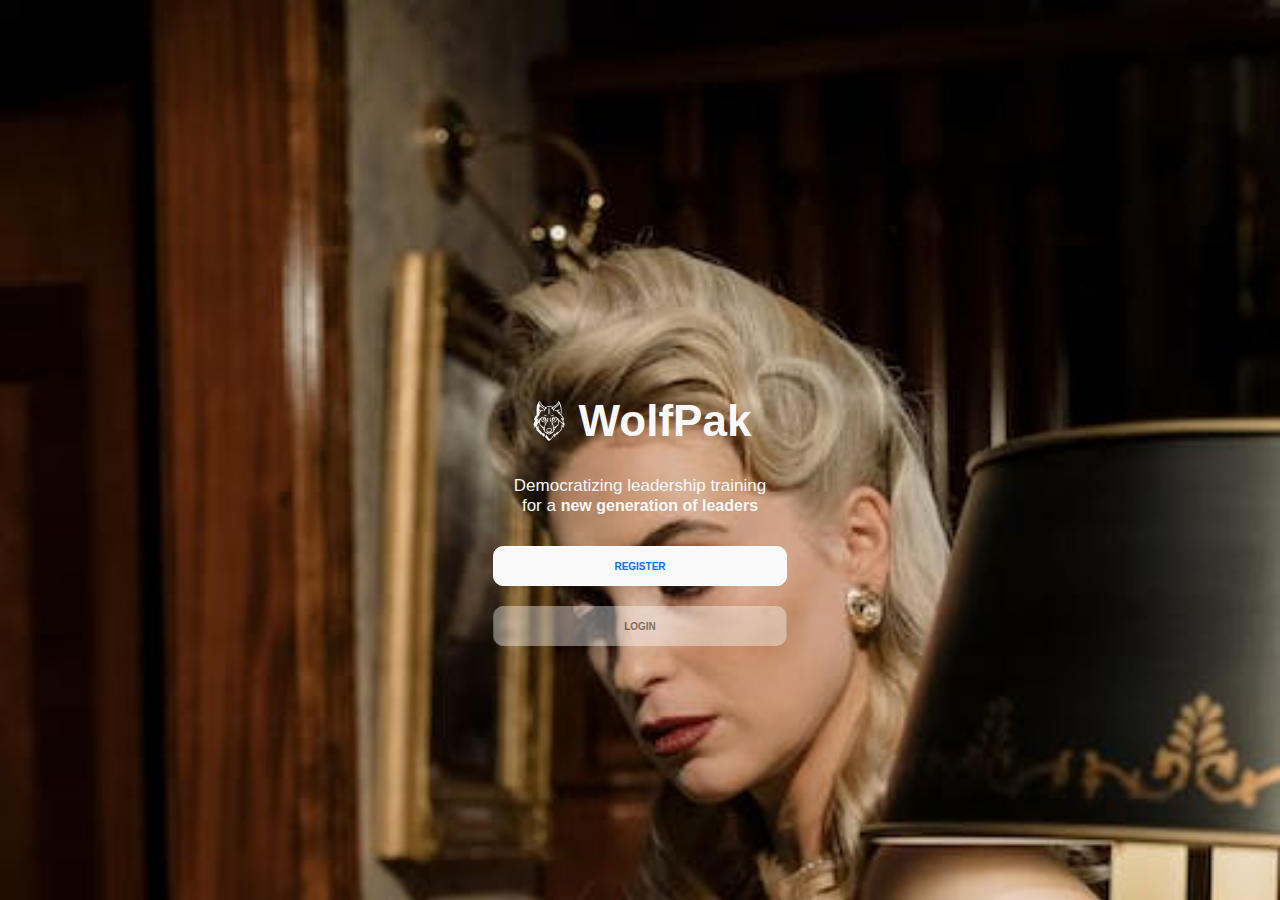
<file: hifi-app/index.html>
<!DOCTYPE html>
<html lang="en">
<head>
    <meta charset="UTF-8">
    <meta http-equiv="X-UA-Compatible" content="IE=edge">
    <meta name="viewport" content="width=device-width, initial-scale=1.0">
    <link rel="stylesheet" href="../css/hifi-app.css">
    <title>Hifi-app</title>
</head>
<body class="body">

    <div class="contenedor">
        <section id="seccion-uno">
            <img src="../imagenes/img-hifi-app/wolf2.png" alt="">
            <h1>WolfPak</h1>
        </section>

        <section id="seccion-dos">
            <p>Democratizing leadership training</p>
             <p>for a <b>new generation of leaders</b></p>
        </section>

        <section id="seccion-tres">
            <button id="boton-uno">
                <a href="../hifi-app/login.html" class="sub-uno"> <h1>REGISTER</h1> </a>
            </button>

            <button id="boton-dos">
                <a href="#" class="sub-dos"> <h1>LOGIN</h1> </a>
            </button>
        </section>
    </div>

</body>
</html>
</file>
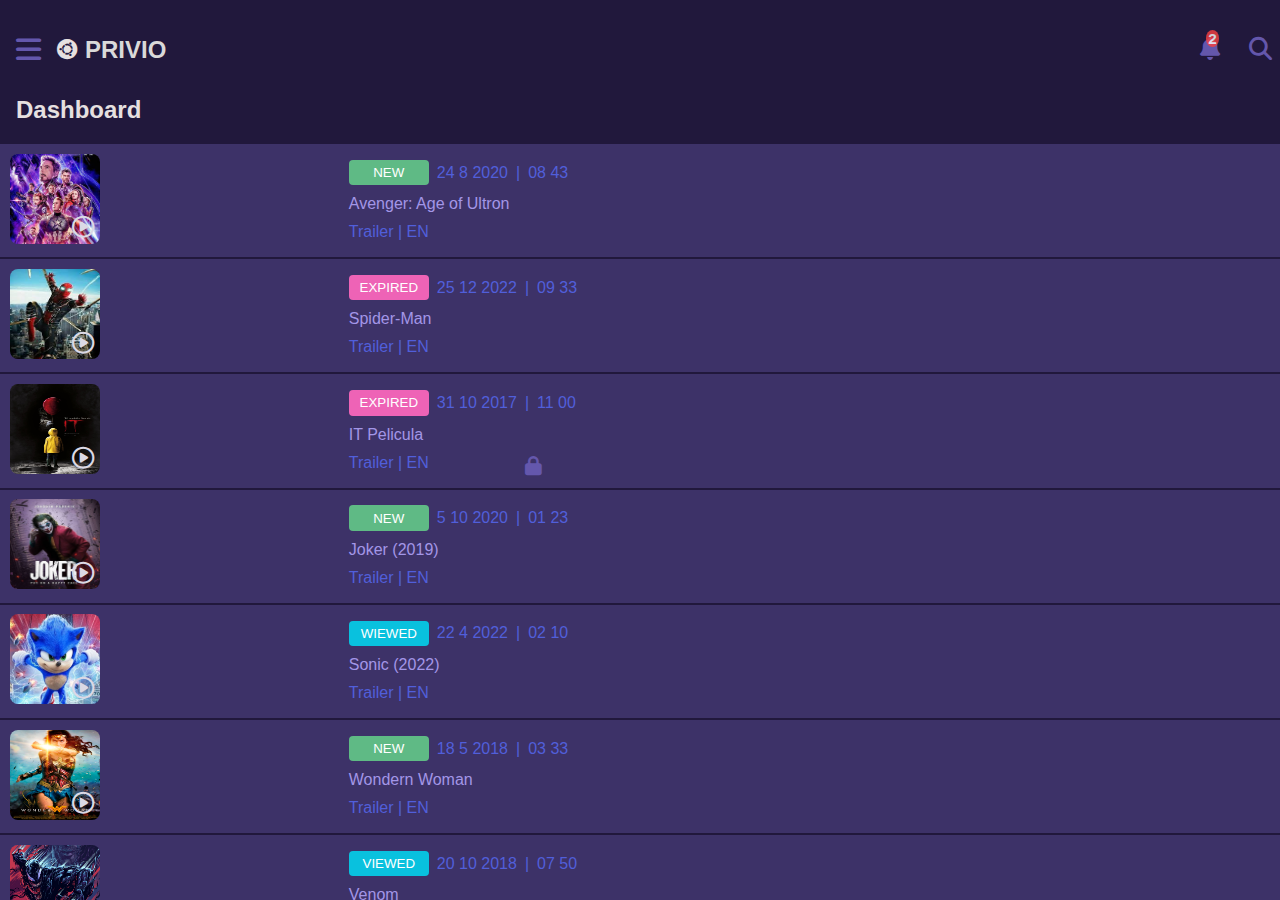
<file: privio/index.html>
<!DOCTYPE html>
<html lang="es">
<head>
    <meta charset="UTF-8">
    <meta http-equiv="X-UA-Compatible" content="IE=edge">
    <meta name="viewport" content="width=device-width, initial-scale=1.0">
    <link rel="stylesheet" href="../css/privio.css">
    <link rel="stylesheet" href="../iconos/icons/all.min.css">
    <title>Privio</title>
</head>
<body>

    <!-- cabecera -->
    <div id="body">
        <header  id="index">
            <div class="header">
                <div class="subheader-one">
                    <div class="icono"><i class="fa-solid fa-bars"></i></div>
                    <div class="logotipo"><i class="fa-brands fa-ubuntu"></i><h2>PRIVIO</h2></div>
                </div>
                <div class="subheader-two">
                    <i class="fa-solid fa-bell"></i>
                    <a href="../privio/search.html"><i class="fa-solid fa-magnifying-glass"></i></a>
                    <b class="feid">2</b>
                </div>
                </div>
            <div class="lotype"><h2>Dashboard</h2></div>
        </header>

        <!-- contendor de articulos main-->
           <main>

            <!-- articulos -->
               <article>
                   <div class="imagenPelicula"><img src="../imagenes/img-privio/OIP.jpg" alt=""><i class="fa-regular fa-circle-play"></i></div>
                   <div class="artR">
                       <div class="header-article"> 
                           <button class="new">NEW</button>
                           <p>24 8 2020</p>
                           <p>|</p>
                           <p>08 43</p>
                       </div>
                       <div class="namePelicula">Avenger: Age of Ultron</div>
                       <div class="footart">
                           <p>Trailer | EN</p>
                       </div>
                   </div>
               </article>
               <article>
                <div class="imagenPelicula"><img src="../imagenes/img-privio/spiderman.jpg" alt=""><i class="fa-regular fa-circle-play"></i></div>
                <div class="artR">
                    <div class="header-article"> 
                        <button class="neww">EXPIRED</button>
                        <p>25 12 2022</p>
                        <p>|</p>
                        <p>09 33</p>
                    </div>
                    <div class="namePelicula">Spider-Man</div>
                    <div class="footart">
                        <p>Trailer | EN</p>
                    </div>
                </div>
            </article>
            <article>
                <div class="imagenPelicula"><img src="../imagenes/img-privio/it.jpg" alt=""><i class="fa-regular fa-circle-play"></i></div>
                <div class="artR">
                    <div class="header-article"> 
                        <button class="neww">EXPIRED</button>
                        <p>31 10 2017</p>
                        <p>|</p>
                        <p>11 00</p>
                    </div>
                    <div class="namePelicula">IT Pelicula </div>
                    <div class="footart">
                        <p>Trailer | EN</p>
                        <div  class="em">
                            <i class="fa-solid fa-lock"></i>
                        </div>

                    </div>
                </div>
            </article>
            <article>
                <div class="imagenPelicula"><img src="../imagenes/img-privio/joker.jpg" alt=""><i class="fa-regular fa-circle-play"></i></div>
                <div class="artR">
                    <div class="header-article"> 
                        <button class="new">NEW</button>
                        <p>5 10 2020</p>
                        <p>|</p>
                        <p>01 23</p>
                    </div>
                    <div class="namePelicula">Joker (2019)</div>
                    <div class="footart">
                        <p>Trailer | EN</p>
                    </div>
                </div>
            </article>
            <article>
             <div class="imagenPelicula"><img src="../imagenes/img-privio/sonic.jpg" alt=""><i class="fa-regular fa-circle-play"></i></div>
             <div class="artR">
                 <div class="header-article"> 
                     <button class="newww">WIEWED</button>
                     <p>22 4 2022</p>
                     <p>|</p>
                     <p>02 10</p>
                 </div>
                 <div class="namePelicula">Sonic (2022)</div>
                 <div class="footart">
                     <p>Trailer | EN</p>
                 </div>
             </div>
         </article>
         <article>
             <div class="imagenPelicula"><img src="../imagenes/img-privio/wonder.jpg" alt=""><i class="fa-regular fa-circle-play"></i></div>
             <div class="artR">
                 <div class="header-article"> 
                     <button class="new">NEW</button>
                     <p>18 5 2018</p>
                     <p>|</p>
                     <p>03 33</p>
                 </div>
                 <div class="namePelicula">Wondern Woman</div>
                 <div class="footart">
                     <p>Trailer | EN</p>
                 </div>
             </div>
         </article>
         <article>
            <div class="imagenPelicula"><img src="../imagenes/img-privio/venom.jpg" alt=""><i class="fa-regular fa-circle-play"></i></div>
            <div class="artR">
                <div class="header-article"> 
                    <button class="newww">VIEWED</button>
                    <p>20 10 2018</p>
                    <p>|</p>
                    <p>07 50</p>
                </div>
                <div class="namePelicula">Venom</div>
                <div class="footart">
                    <p>Trailer | EN</p>
                </div>
            </div>
        </article>
        <article>
         <div class="imagenPelicula"><img src="../imagenes/img-privio/dragonball.jpg" alt=""><i class="fa-regular fa-circle-play"></i></div>
         <div class="artR">
             <div class="header-article"> 
                 <button class="neww">EXPIRED</button>
                 <p>20 8 2019</p>
                 <p>|</p>
                 <p>10 13</p>
             </div>
             <div class="namePelicula">Dragon Ball Súper</div>
             <div class="footart">
                 <p>Trailer | EN</p>
             </div>
         </div>
     </article>
     <article>
         <div class="imagenPelicula"><img src="../imagenes/img-privio/minions.jpg" alt=""><i class="fa-regular fa-circle-play"></i></div>
         <div class="artR">
             <div class="header-article"> 
                 <button class="new">NEW</button>
                 <p>20 7 2022</p>
                 <p>|</p>
                 <p>11 00</p>
             </div>
             <div class="namePelicula">Minions: EL inicio de Grut (2022)</div>
             <div class="footart">
                 <p>Trailer | EN</p>
             </div>
         </div>
     </article>
</body>
</html>
</file>
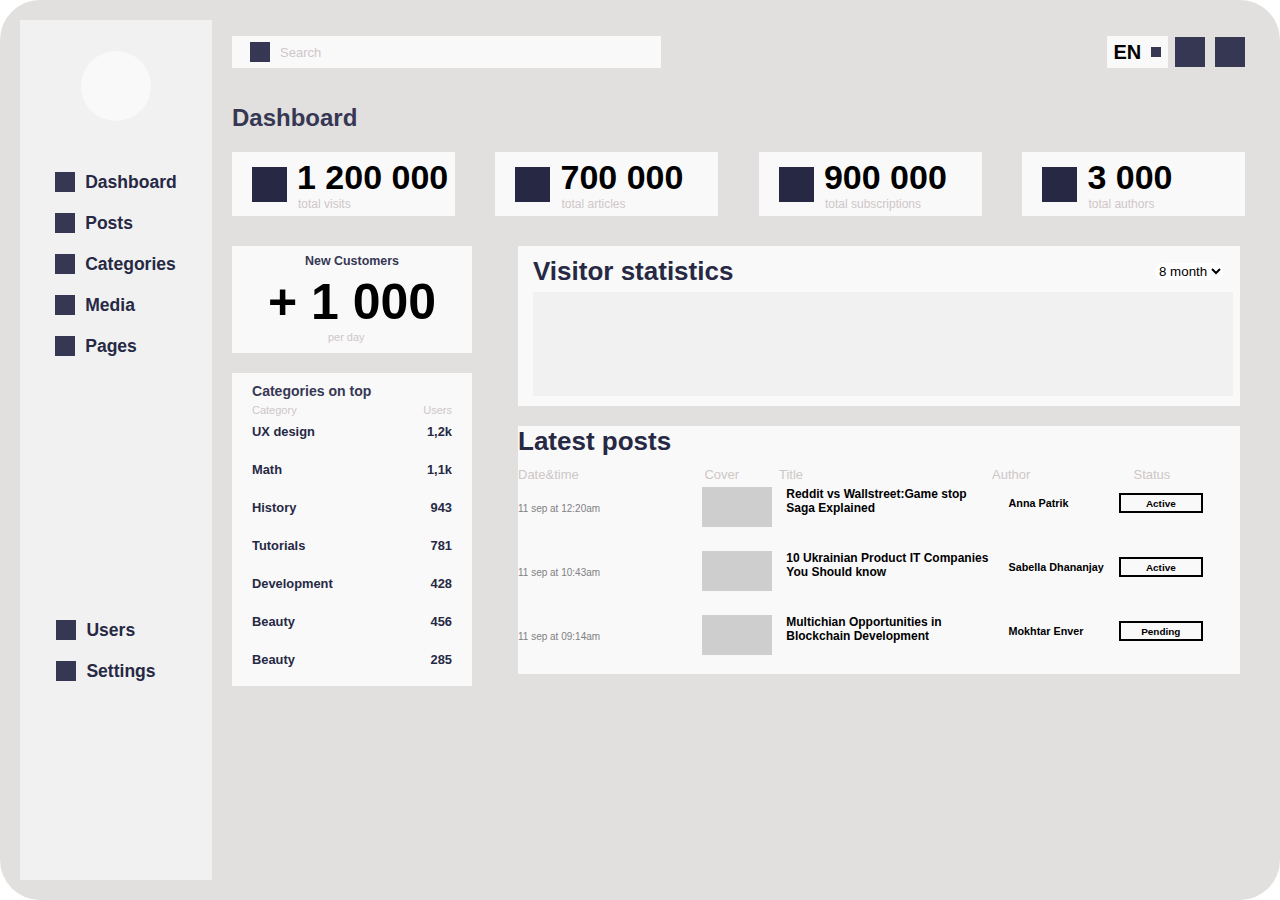
<file: dashboard.html>
<!DOCTYPE html>
<html lang="en">
<head>
    <meta charset="UTF-8">
    <meta http-equiv="X-UA-Compatible" content="IE=edge">
    <meta name="viewport" content="width=device-width, initial-scale=1.0">
    <link rel="stylesheet" href="css/dashboard.css">
    <title>Dashboard</title>
</head>
<body>
    <div class="body-border">

    <!--Contedor principal Aside-->
<aside class="principal">

    <article id="articulo1">
        <div class="circulo"></div>
    </article>

    <article id="articulo2">
        <section>
            <span class="cuadrado"></span>
            <h3>Dashboard</h3>
        </section>

        <section>
            <span class="cuadrado"></span>
            <h3>Posts</h3>
        </section>

        <section>
            <span class="cuadrado"></span>
            <h3>Categories</h3>
        </section>

        <section>
            <span class="cuadrado"></span>
            <h3>Media</h3>
        </section>

        <section>
            <span class="cuadrado"></span>
            <h3>Pages</h3>
        </section>
    </article>

    <article id="articulo3">
        <section>
            <span class="cuadrado"></span>
            <h3>Users</h3>
        </section>

        <section>
            <span class="cuadrado"></span>
            <h3>Settings</h3>
        </section>
    </article>

</aside>

<!-- Menu Contenedor (Contenedor secundario) -->
<main class="secundario">

    <!-- Buscador -->
    <nav id="buscador">
            <article id="numero1">
                <div class="cuadrado"></div>
                <p>Search</p>
            </article>

            <article id="none"></article>

            <article id="numero2">
                <h1>EN</h1>
                <div class="cuadrado"></div>
            </article>

            <article id="numero3">
                <div class="cuadrado"></div>
                <div class="cuadrado"></div>
            </article>
    </nav>

    <!-- seccion primaria -->
    <section id="primaria">
        <header>
            <h2>Dashboard</h2>
        </header>
         
        <!--contendor de artículos-->
        <div class="articulos">
            <article>
                <span></span>
                    <div class="contenedor">
                        <h1>1 200 000</h1>
                        <p>total visits</p>
                    </div>
            </article>

            <article>
                <span></span>
                    <div class="contenedor">
                        <h1>700 000</h1>
                        <p>total articles</p>
                    </div>
            </article>

            <article>
                <span></span>
                    <div class="contenedor">
                        <h1>900 000</h1>
                        <p>total subscriptions</p>
                    </div>
            </article>

            <article>
                <span></span>
                    <div class="contenedor">
                        <h1>3 000</h1>
                        <p>total authors</p>
                    </div>
            </article>
        </div>
    </section>

<section class="secundaria">

        <!-- Primer contenedor-->
    <div class="contenedor1">   
                <article id="articles1">
                    <header>
                        <h5>New Customers</h5>
                    </header>
                        <div class="cont">
                            <h1>+ 1 000</h1>
                            <p>per day</p>
                        </div>
                </article>


                <article id="article2">
                    <header>
                        <h3>Categories on top</h3>
                    </header>
                    <section id="sec1">
                        <p>Category</p>
                        <p>Users</p>
                    </section>

                    <section id="sec2">
                        <article id="ar1">
                        <h3>UX design</h3>
                        <h3>1,2k</h3>
                        </article>

                        <article id="ar2">
                            <h3>Math</h3>
                            <h3>1,1k</h3>
                        </article>

                        <article id="ar3">
                            <h3>History</h3>
                            <h3>943</h3>
                        </article>

                        <article id="ar4">
                            <h3>Tutorials</h3>
                            <h3>781</h3>
                        </article>

                        <article id="ar5">
                            <h3>Development</h3>
                            <h3>428</h3>
                        </article>

                        <article id="ar6">
                            <h3>Beauty</h3>
                            <h3>456</h3>
                        </article>

                        <article id="ar7">
                            <h3>Beauty</h3>
                            <h3>285</h3>
                        </article>
                    </section>
                </article>
    </div>  

            <!-- Segundo contenedor-->
    <div class="contenedor2">

                    <!-- primero-->
                    <section id="primero"> 
                        <article id="artic1">
                            <div class="texto">
                                <h1>Visitor statistics</h1>
                                <p> <select class="border" name="" id=""><option value="">8 month</option></select> </p>
                            </div>
                        </article>
                        <span id="hola"></span>
                    </section>
                        
                    <!-- segundo -->
                    <article id="segundo">
                        <header>
                            <h1>Latest posts</h1>
                        </header>

                        <!-- titulo de articulos -->
                            <section id="titulo-articulos">
                                <article id="uno">Date&time</article>
                                <article id="dos">Cover</article>
                                <article id="tres">Title</article>
                                <article id="cuatro">Author</article>
                                <article id="cinco">Status</article>
                            </section>

                            <div class="container-productos">
                            <!-- seccion de productos -->
                            <section id="productos">
                                <article id="primero1">
                                    <p>11 sep at 12:20am</p>
                                </article>

                                <article id="cuadro">
                                    <span id="pan"></span>
                                        <article id="segundo2">
                                            <h4>Reddit vs Wallstreet:Game stop</h4>
                                            <h4>Saga Explained</h4>
                                        </article>
                                            <article id="tercero">
                                                <h5>Anna Patrik</h5>
                                            </article>
                                                <article id="cuarto">
                                                    <span>
                                                    <h5>Active</h5>
                                                </span>
                                                </article>
                                </article>

                            </section>

                            <section id="productos">
                                <article id="primero1">
                                    <p>11 sep at 10:43am</p>
                                </article>

                                <article id="cuadro">
                                    <span id="pan"></span>
                                        <article id="segundo2">
                                            <h4>10 Ukrainian Product IT Companies</h4>
                                            <h4>You Should know</h4>
                                        </article>
                                            <article id="tercero">
                                                <h5>Sabella Dhananjay</h5>
                                            </article>
                                                <article id="cuarto">
                                                    <span>
                                                    <h5>Active</h5>
                                                </span>
                                                </article>
                                </article>
                            </section>

                            <section id="productos">
                                <article id="primero1">
                                    <p>11 sep at 09:14am</p>
                                </article>

                                <article id="cuadro">
                                    <span id="pan"></span>
                                        <article id="segundo2">
                                            <h4>Multichian Opportunities in</h4>
                                            <h4>Blockchain Development</h4>
                                        </article>
                                            <article id="tercero">
                                                <h5>Mokhtar Enver</h5>
                                            </article>
                                                <article id="cuarto">
                                                    <span>
                                                    <h5>Pending</h5>
                                                </span>
                                                </article>
                                </article>

                                
                            </section>
                            </div>
    </div>
</section>

</main>  
    </div>  
</body>
</html>
</file>
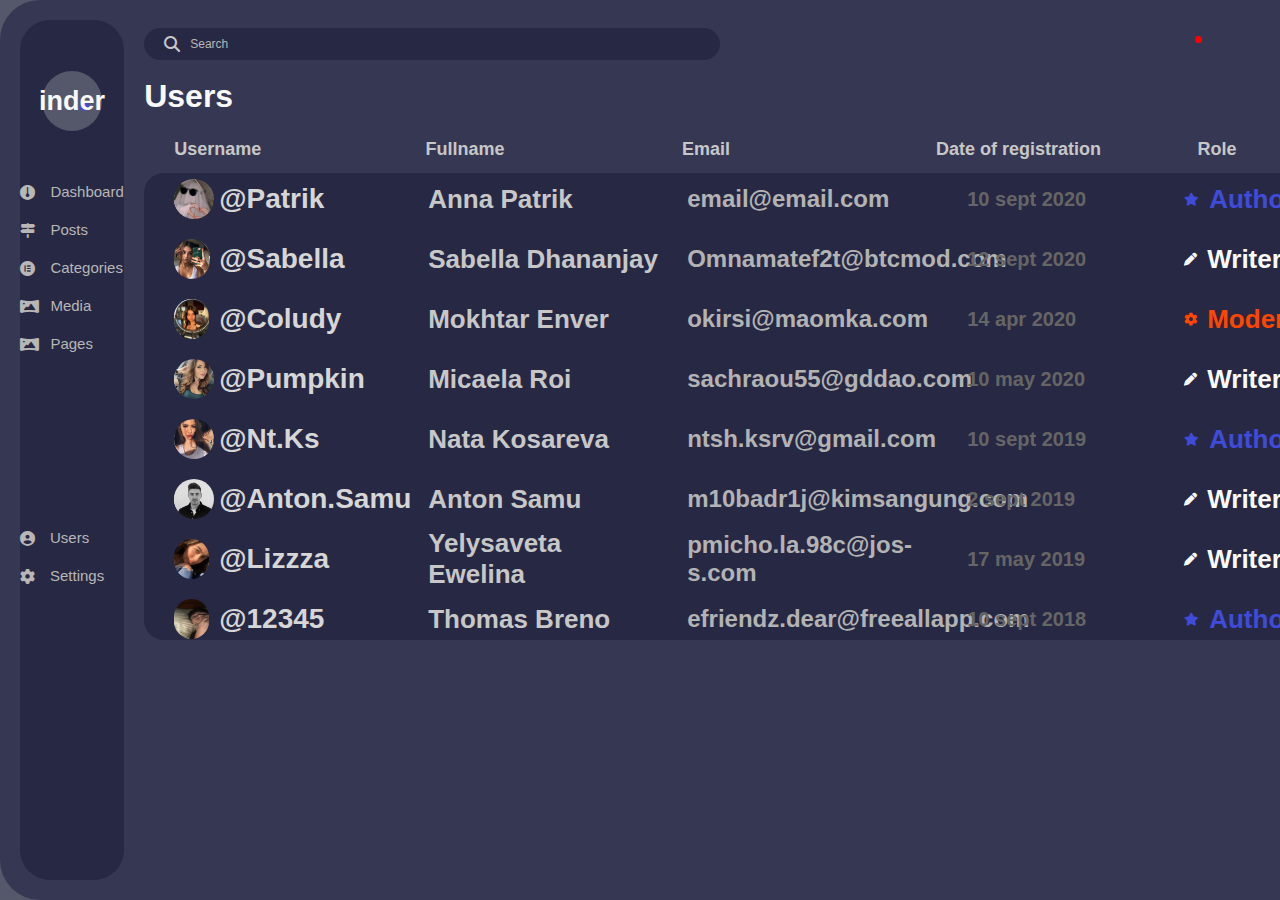
<file: users-full.html>
<!DOCTYPE html>
<html lang="en">
<head>
    <meta charset="UTF-8">
    <meta http-equiv="X-UA-Compatible" content="IE=edge">
    <meta name="viewport" content="width=device-width, initial-scale=1.0">
    <link rel="stylesheet" href="css/users-full.css">
    <link rel="stylesheet" href="iconos/icons/all.min.css">
    <title>Users-Full</title>
</head>
<body>
    <div class="body-border">
    <!--principal contenedor (aside)-->
    <aside class="Principal">

        <!-- (secion 1) Primer articulo-->
        <section class="circulo">
                <span>
                    <p></p>
                    <h1>inder</h1>
                </span>
        </section>

            <!-- (seccion 2) segundos articulos-->
        <section class="articulos-principal">
            <article id="articulos">
                <span class="cuadrado"> <i class="fa-solid fa-gauge-simple"></i> </span>
                <p>Dashboard</p>
            </article>

            <article id="articulos">
                <span class="cuadrado"> <i class="fa-solid fa-signs-post"></i> </span>
                <p>Posts</p>
            </article>

            <article id="articulos">
                <span class="cuadrado">  <i class="fa-brands fa-elementor"></i> </span>
                <p>Categories</p>
            </article>

            <article id="articulos">
                    <span class="cuadrado"> <i class="fa-solid fa-panorama"></i> </span>
                    <p>Media</p>
            </article>

            <article id="articulos">
                <span class="cuadrado"> <i class="fa-solid fa-panorama"></i> </span>
                <p>Pages</p>
            </article>
            </section>

            <!-- (seccion 3) Tercer articulo -->
        <section class="articulos-ajustes">
            <article id="articulos">
                <span class="cuadrado"> <i class="fa-solid fa-circle-user"></i> </span>
                <p>Users</p>
            </article>

            <article id="articulos">
                <span class="cuadrado"> <i class="fa-solid fa-gear"></i> </span>
                <p>Settings<p>
            </article>
        </section>

    </aside>

    <main class="secundario"> <!-- menu principal pero es el segundario (pirmero el aside)  (Contenedor)-->

        <!-- barra de navegacion -->
        <nav class="navegar">
            <!-- articulos-->
            <article id="uno">
                <span class="cuadrado"> <i class="fa-solid fa-magnifying-glass"></i> </span>
                <p>Search</p>
            </article>

            <article id="none"></article>

            <article id="tres">
                <h1>EN</h1>
                <i class="fa-solid fa-chevron-down"></i>
            </article>

            <article id="cuatro">
                <span class="cuadrado"> 
                <i id="icono" class="fa-solid fa-bell"></i>
                <p></p>
                </span>
                <span class="imagen"> <img src="imagenes/WhatsApp Image 2022-10-07 at 11.11.18 AM.jpeg" alt=""> </span>
            </article>
        </nav>

        <!-- seccion principapl -->
        <!-- cabecera de titulo (USERS-FULLS)-->
        <section class="seccion-principal">
            <!-- Cabecera -->
            <header>
                <h1>Users</h1>
                <span class="cabecera">
                    <h1>All types of files</h1>
                    <span class="cuadrado"> <i id="arrow" class="fa-solid fa-chevron-down"></i> </span>
                </span>
            </header>
        </section>

        <!--seccion de articulos-->
        <section class="seccion-secundaria">

                <!-- contenedor de titulos -->
                <div class="contenedor">
                    <article id="one"> <h1>Username</h1> </article>
                    <article id="two"> <h1>Fullname</h1> </article>
                    <article id="three"> <h1>Email</h1> </article>
                    <article id="four"> <h1>Date of registration</h1> </article>
                    <article id="five"> <h1>Role</h1> </article>
                    <article id="six"> <h1>Status</h1> </article>
                </div>

            <!-- contenedor de productos (nombres, etc) -->
                        <section class="scroll" id="container">

                                <!-- primer articulo-->
                                <div class="container-products">
                                    <article id="uno"> 
                                        <span id="circulo"> <img src="imagenes/foto1.jpg" alt=""> </span>
                                        <h1>@Patrik</h1> 
                                    </article>

                                    <article class="dos">
                                        <h1>Anna Patrik</h1>
                                    </article>

                                    <article class="tres">
                                        <h1>email@email.com</h1>
                                    </article>

                                    <article class="cuatro">
                                        <h1> 10 sept 2020 </h1>
                                    </article>

                                    <article class="cinco" id="icons">
                                        <i class="fa-solid fa-star"></i>
                                        <h1>Author</h1>
                                    </article>

                                    <article id="seis">
                                        <h1>Active</h1> 
                                    </article>
                                    <i id="lista" class="fa-solid fa-ellipsis-vertical"></i>
                                </div>

                                <!-- segndo articulo-->
                                <div class="container-products">
                                    <article id="uno"> 
                                        <span id="circulo"> <img src="imagenes/foto2.jpg" alt=""> </span>
                                        <h1>@Sabella</h1> 
                                    </article>

                                    <article class="dos">
                                        <h1>Sabella Dhananjay</h1>
                                        
                                    </article>

                                    <article class="tres">
                                        <h1>Omnamatef2t@btcmod.com</h1>
                                    </article>

                                    <article class="cuatro">
                                        <h1> 12 sept 2020 </h1>
                                    </article>

                                    <article class="cinco" id="writer">
                                        <i class="fa-solid fa-pen"></i> 
                                        <h1>Writer</h1>
                                    </article>

                                    <article id="seis">
                                        <h1>Active</h1>
                                    </article>
                                    <i  id="lista" class="fa-solid fa-ellipsis-vertical"></i>
                                </div>

                                <!-- tercer articulo -->
                                <div class="container-products">
                                    <article id="uno"> 
                                        <span id="circulo"> <img src="imagenes/foto4.jpg" alt="">
                                        </span>
                                        <h1>@Coludy</h1> 
                                    </article>

                                    <article class="dos">
                                        <h1>Mokhtar Enver</h1>
                                    </article>

                                    <article class="tres">
                                        <h1>okirsi@maomka.com</h1>
                                    </article>

                                    <article class="cuatro">
                                        <h1> 14 apr 2020 </h1>
                                    </article>

                                    <article class="cinco" id="moderador">
                                        <i class="fa-solid fa-gear"></i>
                                        <h1>Moderator</h1>
                                    </article>

                                    <article id="seis">
                                        <h1>Active</h1>
                                    </article>
                                    <i id="lista" class="fa-solid fa-ellipsis-vertical"></i>
                                </div>

                                <!-- cuarto articulo -->
                                <div class="container-products">
                                    <article id="uno"> 
                                        <span id="circulo"> <img src="imagenes/foto14.jpg" alt="">
                                        </span>
                                        <h1>@Pumpkin</h1> 
                                    </article>

                                    <article class="dos">
                                        <h1>Micaela Roi</h1>
                                    </article>

                                    <article class="tres">
                                        <h1>sachraou55@gddao.com</h1>
                                    </article>

                                    <article class="cuatro">
                                        <h1> 10 may 2020 </h1>
                                    </article>

                                    <article class="cinco" id="writer">
                                        <i class="fa-solid fa-pen"></i>
                                        <h1>Writer</h1>
                                    </article>

                                    <article id="seis">
                                        <h1>Active</h1>
                                    </article>
                                    <i id="lista" class="fa-solid fa-ellipsis-vertical"></i>
                                </div>

                                <!-- quinto rticulo-->
                                <div class="container-products">
                                    <article id="uno"> 
                                        <span id="circulo"> <img src="imagenes/foto8.jpg" alt="">
                                        </span>
                                        <h1>@Nt.Ks</h1> 
                                    </article>

                                    <article class="dos">
                                        <h1>Nata Kosareva</h1>
                                    </article>

                                    <article class="tres">
                                        <h1>ntsh.ksrv@gmail.com</h1>
                                    </article>

                                    <article class="cuatro">
                                        <h1> 10 sept 2019 </h1>
                                    </article>

                                    <article class="cinco" id="icons">
                                        <i class="fa-solid fa-star"></i>
                                        <h1>Author</h1>
                                    </article>

                                    <article id="seis">
                                        <h1>Active</h1>
                                    </article>
                                    <i id="lista" class="fa-solid fa-ellipsis-vertical"></i>
                                </div>

                                <!-- sexto articulo -->
                                <div class="container-products">
                                    <article id="uno"> 
                                        <span id="circulo"> <img src="imagenes/foto11.jpg" alt="">
                                        </span>
                                        <h1>@Anton.Samu</h1> 
                                    </article>

                                    <article class="dos">
                                        <h1>Anton Samu</h1>
                                    </article>

                                    <article class="tres">
                                        <h1>m10badr1j@kimsangung.com</h1>
                                    </article>

                                    <article class="cuatro">
                                        <h1> 2 sept 2019 </h1>
                                    </article>

                                    <article class="cinco" id="writer">
                                        <i class="fa-solid fa-pen"></i>
                                        <h1>Writer</h1>
                                    </article>

                                    <article id="seis">
                                        <h1>Active</h1>
                                    </article>
                                    <i id="lista" class="fa-solid fa-ellipsis-vertical"></i>
                                </div>

                                <!-- septimo articulo -->
                                <div class="container-products">
                                    <article id="uno"> 
                                        <span id="circulo"> <img src="imagenes/foto12.jpg" alt="">
                                        </span>
                                        <h1>@Lizzza</h1> 
                                    </article>

                                    <article class="dos">
                                        <h1>Yelysaveta Ewelina</h1>
                                    </article>

                                    <article class="tres">
                                        <h1>pmicho.la.98c@jos-s.com</h1>
                                    </article>

                                    <article class="cuatro">
                                        <h1> 17 may 2019 </h1>
                                    </article>

                                    <article class="cinco" id="writer">
                                        <i class="fa-solid fa-pen"></i>
                                        <h1>Writer</h1>
                                    </article>

                                    <article id="seis">
                                        <h1>Active</h1>
                                    </article>
                                    <i id="lista" class="fa-solid fa-ellipsis-vertical"></i>
                                </div>

                                <!-- octavo articulo-->
                                <div class="container-products">
                                    <article id="uno"> 
                                        <span id="circulo"> <img src="imagenes/foto13.jpg" alt="">
                                        </span>
                                        <h1>@12345</h1> 
                                    </article>

                                    <article class="dos">
                                        <h1>Thomas Breno</h1>
                                    </article>

                                    <article class="tres">
                                        <h1>efriendz.dear@freeallapp.com</h1>
                                    </article>

                                    <article class="cuatro">
                                        <h1> 10 sept 2018 </h1>
                                    </article>

                                    <article class="cinco" id="icons">
                                        <i class="fa-solid fa-star"></i>
                                        <h1>Author</h1>
                                    </article>

                                    <article id="seis">
                                        <h1>Active</h1>
                                    </article>
                                    <i  id="lista" class="fa-solid fa-ellipsis-vertical"></i>
                                </div>

                                <!-- noveno articulo -->
                                <div class="container-products">
                                    <article id="uno"> 
                                        <span id="circulo"> <img src="imagenes/foto5.jpg" alt="">
                                        </span>
                                        <h1>@lcha</h1> 
                                    </article>

                                    <article class="dos">
                                        <h1>Darek Wilda</h1>
                                    </article>

                                    <article class="tres">
                                        <h1>lcha@hoangtaote.com</h1>
                                    </article>

                                    <article class="cuatro">
                                        <h1> 6 jan 2018 </h1>
                                    </article>

                                    <article class="cinco" id="icons">
                                        <i class="fa-solid fa-star"></i>
                                        <h1> Author</h1>
                                    </article>

                                    <article id="seis">
                                        <h1>Active</h1>
                                    </article>
                                    <i id="lista" class="fa-solid fa-ellipsis-vertical"></i>
                                </div>

                                <!-- decimo articulo -->
                                <div class="container-products">
                                    <article id="uno"> 
                                        <span id="circulo"> <img src="imagenes/foto10.jpg" alt="">
                                        </span>
                                        <h1>@eliza</h1> 
                                    </article>

                                    <article class="dos">
                                        <h1>Yelysaveta Ewelina</h1>
                                    </article>

                                    <article class="tres">
                                        <h1>email@email.com</h1>
                                    </article>

                                    <article class="cuatro">
                                        <h1> 10 sept 2020 </h1>
                                    </article>

                                    <article class="cinco" id="moderador">
                                        <i class="fa-solid fa-gear"></i>
                                        <h1>Moderator</h1>
                                    </article>

                                    <article id="seis">
                                        <h1>Active</h1>
                                    </article>
                                    <i  id="lista" class="fa-solid fa-ellipsis-vertical"></i>
                                </div>

                                <!-- articulo once -->
                                <div class="container-products">
                                    <article id="uno"> 
                                        <span id="circulo"> <img src="imagenes/foto8.jpg" alt="">
                                        </span>
                                        <h1>@user-full</h1> 
                                    </article>

                                    <article class="dos">
                                        <h1>Usuario</h1>
                                    </article>

                                    <article class="tres">
                                        <h1>email@email.com</h1>
                                    </article>

                                    <article class="cuatro">
                                        <h1> 10 sept 2020 </h1>
                                    </article>

                                    <article class="cinco" id="icons">
                                        <i class="fa-solid fa-star"></i>
                                        <h1> Author</h1>
                                    </article>

                                    <article id="seis">
                                        <h1>Active</h1>
                                    </article>
                                    <i  id="lista" class="fa-solid fa-ellipsis-vertical"></i>
                                </div>

                                <!-- articulo doce -->
                                <div class="container-products">
                                    <article id="uno"> 
                                        <span id="circulo"> <img src="imagenes/foto6.jpg" alt="">
                                        </span>
                                        <h1>@administrator</h1> 
                                    </article>

                                    <article class="dos">
                                        <h1>administrador</h1>
                                    </article>

                                    <article class="tres">
                                        <h1>email@email.com</h1>
                                    </article>

                                    <article class="cuatro">
                                        <h1> 10 sept 2020 </h1>
                                    </article>

                                    <article class="cinco" id="moderador">
                                        <i class="fa-solid fa-gear"></i>
                                        <h1>Moderator</h1>
                                    </article>

                                    <article id="seis">
                                        <h1>Active</h1>
                                    </article>
                                    <i id="lista" class="fa-solid fa-ellipsis-vertical"></i>
                                </div>

                                <!-- articlo trece-->
                                <div class="container-products">
                                    <article id="uno"> 
                                        <span id="circulo"> <img src="imagenes/foto7.jpg" alt="">
                                        </span>
                                        <h1>@Paola</h1> 
                                    </article>

                                    <article class="dos">
                                        <h1>Paola Castro</h1>
                                    </article>

                                    <article class="tres">
                                        <h1>email@email.com</h1>
                                    </article>

                                    <article class="cuatro">
                                        <h1> 10 sept 2020 </h1>
                                    </article>

                                    <article class="cinco" id="icons">
                                        <i class="fa-solid fa-star"></i>
                                        <h1>Author</h1>
                                    </article>

                                    <article id="seis">
                                        <h1>Active</h1>
                                    </article>
                                    <i id="lista" class="fa-solid fa-ellipsis-vertical"></i>
                                </div>

                                <!-- articulo catorce -->
                                <div class="container-products">
                                    <article id="uno"> 
                                        <span id="circulo"> <img src="imagenes/foto9.jpg" alt="">
                                        </span>
                                        <h1>@coraline24</h1> 
                                    </article>

                                    <article class="dos">
                                        <h1>Coraline Jhons</h1>
                                    </article>

                                    <article class="tres">
                                        <h1>email@email.com</h1>
                                    </article>

                                    <article class="cuatro">
                                        <h1> 10 sept 2020 </h1>
                                    </article>

                                    <article class="cinco" id="writer">
                                        <i class="fa-solid fa-pen"></i> 
                                        <h1>Writer</h1>
                                    </article>

                                    <article id="seis">
                                        <h1>Active</h1>
                                    </article>
                                    <i  id="lista" class="fa-solid fa-ellipsis-vertical"></i>
                                </div>
                        </section>  
        </section> <!--seccion secundaria-->
    </main> <!--Menu principal (contenedor)-->
    </div>
</body>
</html>
</file>
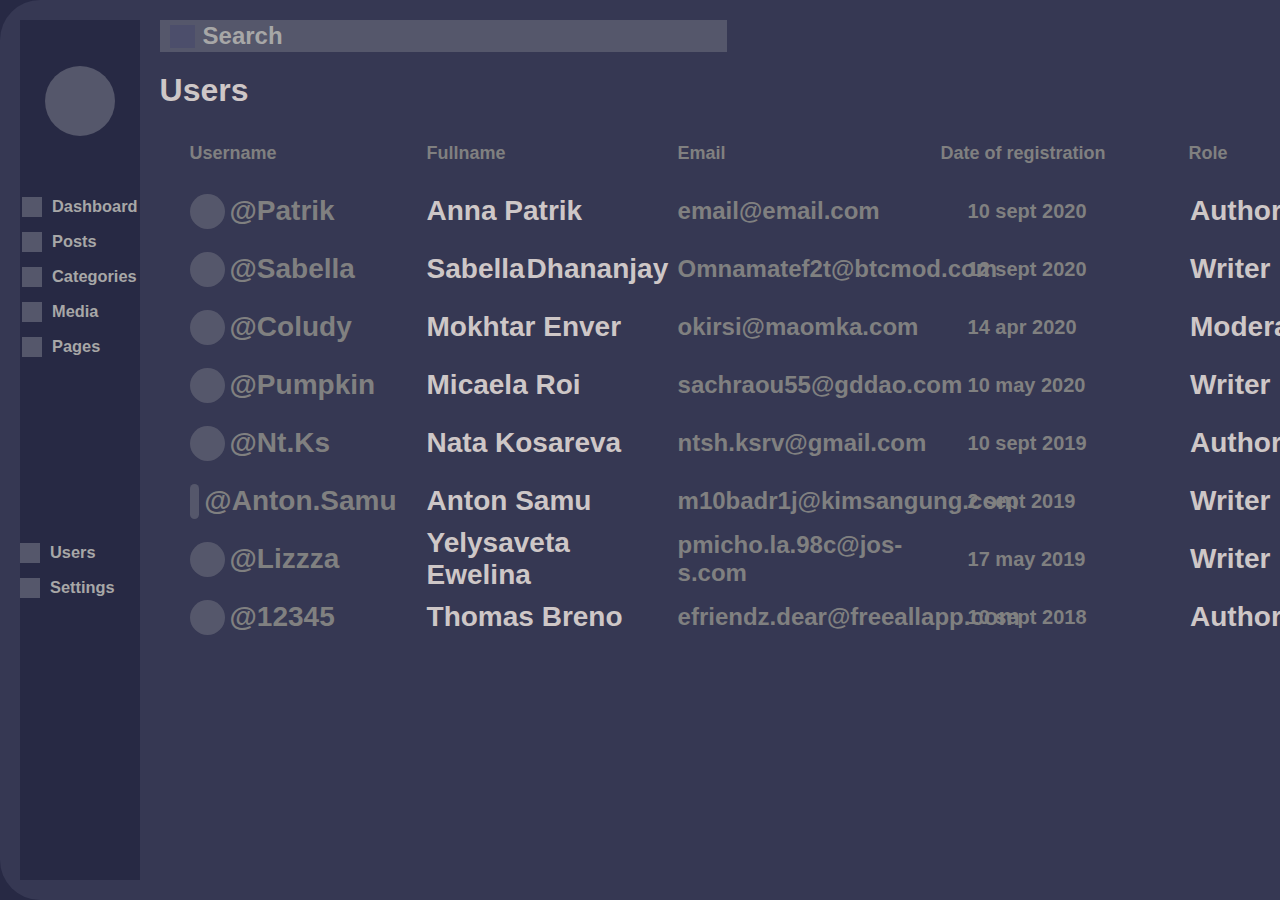
<file: users.html>
<!DOCTYPE html>
<html lang="en">
<head>
    <meta charset="UTF-8">
    <meta http-equiv="X-UA-Compatible" content="IE=edge">
    <meta name="viewport" content="width=device-width, initial-scale=1.0">
    <link rel="stylesheet" href="css/users.css">
    <title>Users</title>
</head>
<body>
    <div class="body-border">
    <!--principal contenedor (aside)-->
    <aside class="Principal">
            <!-- (secion 1) Primer articulo-->
        <section class="circulo">
                <span></span>
        </section>

            <!-- (seccion 2) segundos articulos-->
        <section class="articulos-principal">
            <article id="articulos">
                <span class="cuadrado"></span>
                <h3>Dashboard</h3>
            </article>
            
            <article id="articulos">
                <span class="cuadrado"></span>
                <h3>Posts</h3>
            </article>

            <article id="articulos">
                <span class="cuadrado"></span>
                <h3>Categories</h3>
            </article>

            <article id="articulos">
                    <span class="cuadrado"></span>
                    <h3>Media</h3>
            </article>

            <article id="articulos">
                <span class="cuadrado"></span>
                <h3>Pages</h3>
            </article>
        </section>

            <!-- (seccion 3) Tercer articulo -->
        <section class="articulos-ajustes">
            <article id="articulos">
                <span class="cuadrado"></span>
                <h3>Users</h3>
            </article>

            <article id="articulos">
                <span class="cuadrado"></span>
                <h3>Settings</h3>
            </article>
        </section>

    </aside>

    <main class="secundario"> <!-- menu principal pero es el segundario (pirmero el aside)  (Contenedor)-->

        <!-- barra de navegacion -->
        <nav class="navegar">
            <!-- articulos-->
            <article id="uno">
                <span class="cuadrado"></span>
                <h1>Search</h1>
            </article>

            <article id="none"></article>

            <article id="tres">
                <h1>EN</h1>
            </article>

            <article id="cuatro">
                <span class="cuadrado"></span>
                <span class="cuadrado"></span>
            </article>
        </nav>

        <!-- seccion principapl -->
        <!-- cabecera de titulo (USERS)-->
        <section class="seccion-principal">
            <!-- Cabecera -->
            <header>
                <h1>Users</h1>
                <span class="cabecera">
                    <h1>All types of files</h1>
                    <span class="cuadrado"></span>
                </span>
            </header>
        </section>

        <!--seccion de articulos-->
        <section class="seccion-secundaria">

                <!-- contenedor de titulos -->
                <div class="contenedor">
                    <article id="one"> <h1>Username</h1> </article>
                    <article id="two"> <h1>Fullname</h1> </article>
                    <article id="three"> <h1>Email</h1> </article>
                    <article id="four"> <h1>Date of registration</h1> </article>
                    <article id="five"> <h1>Role</h1> </article>
                    <article id="six"> <h1>Status</h1> </article>
                </div>

            <!-- contenedor de productos (nombres, etc) -->
                        <section class="scroll" id="container">

                                <!-- primer articulo-->
                                <div class="container-products">
                                    <article id="uno"> 
                                        <span id="circulo">
                                        </span>
                                        <h1>@Patrik</h1> 
                                    </article>

                                    <article class="dos">
                                        <h1>Anna Patrik</h1>
                                    </article>

                                    <article class="tres">
                                        <h1>email@email.com</h1>
                                    </article>

                                    <article class="cuatro">
                                        <h1> 10 sept 2020 </h1>
                                    </article>

                                    <article class="cinco">
                                        <h1>Author</h1>
                                    </article>

                                    <article id="seis">
                                        <h1>Active</h1>
                                    </article>
                                </div>

                                <!-- segndo articulo-->
                                <div class="container-products">
                                    <article id="uno"> 
                                        <span id="circulo">
                                        </span>
                                        <h1>@Sabella</h1> 
                                    </article>

                                    <article class="dos">
                                        <h1>Sabella</h1>
                                        <h1>Dhananjay</h1>
                                    </article>

                                    <article class="tres">
                                        <h1>Omnamatef2t@btcmod.com</h1>
                                    </article>

                                    <article class="cuatro">
                                        <h1> 12 sept 2020 </h1>
                                    </article>

                                    <article class="cinco">
                                        <h1>Writer</h1>
                                    </article>

                                    <article id="seis">
                                        <h1>Active</h1>
                                    </article>
                                </div>

                                <!-- tercer articulo -->
                                <div class="container-products">
                                    <article id="uno"> 
                                        <span id="circulo">
                                        </span>
                                        <h1>@Coludy</h1> 
                                    </article>

                                    <article class="dos">
                                        <h1>Mokhtar Enver</h1>
                                    </article>

                                    <article class="tres">
                                        <h1>okirsi@maomka.com</h1>
                                    </article>

                                    <article class="cuatro">
                                        <h1> 14 apr 2020 </h1>
                                    </article>

                                    <article class="cinco">
                                        <h1>Moderator</h1>
                                    </article>

                                    <article id="seis">
                                        <h1>Active</h1>
                                    </article>
                                </div>

                                <!-- cuarto articulo -->
                                <div class="container-products">
                                    <article id="uno"> 
                                        <span id="circulo">
                                        </span>
                                        <h1>@Pumpkin</h1> 
                                    </article>

                                    <article class="dos">
                                        <h1>Micaela Roi</h1>
                                    </article>

                                    <article class="tres">
                                        <h1>sachraou55@gddao.com</h1>
                                    </article>

                                    <article class="cuatro">
                                        <h1> 10 may 2020 </h1>
                                    </article>

                                    <article class="cinco">
                                        <h1>Writer</h1>
                                    </article>

                                    <article id="seis">
                                        <h1>Active</h1>
                                    </article>
                                </div>

                                <!-- quinto rticulo-->
                                <div class="container-products">
                                    <article id="uno"> 
                                        <span id="circulo">
                                        </span>
                                        <h1>@Nt.Ks</h1> 
                                    </article>

                                    <article class="dos">
                                        <h1>Nata Kosareva</h1>
                                    </article>

                                    <article class="tres">
                                        <h1>ntsh.ksrv@gmail.com</h1>
                                    </article>

                                    <article class="cuatro">
                                        <h1> 10 sept 2019 </h1>
                                    </article>

                                    <article class="cinco">
                                        <h1>Author</h1>
                                    </article>

                                    <article id="seis">
                                        <h1>Active</h1>
                                    </article>
                                </div>

                                <!-- sexto articulo -->
                                <div class="container-products">
                                    <article id="uno"> 
                                        <span id="circulo">
                                        </span>
                                        <h1>@Anton.Samu</h1> 
                                    </article>

                                    <article class="dos">
                                        <h1>Anton Samu</h1>
                                    </article>

                                    <article class="tres">
                                        <h1>m10badr1j@kimsangung.com</h1>
                                    </article>

                                    <article class="cuatro">
                                        <h1> 2 sept 2019 </h1>
                                    </article>

                                    <article class="cinco">
                                        <h1>Writer</h1>
                                    </article>

                                    <article id="seis">
                                        <h1>Active</h1>
                                    </article>
                                </div>

                                <!-- septimo articulo -->
                                <div class="container-products">
                                    <article id="uno"> 
                                        <span id="circulo">
                                        </span>
                                        <h1>@Lizzza</h1> 
                                    </article>

                                    <article class="dos">
                                        <h1>Yelysaveta Ewelina</h1>
                                    </article>

                                    <article class="tres">
                                        <h1>pmicho.la.98c@jos-s.com</h1>
                                    </article>

                                    <article class="cuatro">
                                        <h1> 17 may 2019 </h1>
                                    </article>

                                    <article class="cinco">
                                        <h1>Writer</h1>
                                    </article>

                                    <article id="seis">
                                        <h1>Active</h1>
                                    </article>
                                </div>

                                <!-- octavo articulo-->
                                <div class="container-products">
                                    <article id="uno"> 
                                        <span id="circulo">
                                        </span>
                                        <h1>@12345</h1> 
                                    </article>

                                    <article class="dos">
                                        <h1>Thomas Breno</h1>
                                    </article>

                                    <article class="tres">
                                        <h1>efriendz.dear@freeallapp.com</h1>
                                    </article>

                                    <article class="cuatro">
                                        <h1> 10 sept 2018 </h1>
                                    </article>

                                    <article class="cinco">
                                        <h1>Author</h1>
                                    </article>

                                    <article id="seis">
                                        <h1>Active</h1>
                                    </article>
                                </div>

                                <!-- noveno articulo -->
                                <div class="container-products">
                                    <article id="uno"> 
                                        <span id="circulo">
                                        </span>
                                        <h1>@lcha</h1> 
                                    </article>

                                    <article class="dos">
                                        <h1>Darek Wilda</h1>
                                    </article>

                                    <article class="tres">
                                        <h1>lcha@hoangtaote.com</h1>
                                    </article>

                                    <article class="cuatro">
                                        <h1> 6 jan 2018 </h1>
                                    </article>

                                    <article class="cinco">
                                        <h1>Author</h1>
                                    </article>

                                    <article id="seis">
                                        <h1>Active</h1>
                                    </article>
                                </div>

                                <!-- decimo articulo -->
                                <div class="container-products">
                                    <article id="uno"> 
                                        <span id="circulo">
                                        </span>
                                        <h1>@Patrik</h1> 
                                    </article>

                                    <article class="dos">
                                        <h1>Anna Patrik</h1>
                                    </article>

                                    <article class="tres">
                                        <h1>email@email.com</h1>
                                    </article>

                                    <article class="cuatro">
                                        <h1> 10 sept 2020 </h1>
                                    </article>

                                    <article class="cinco">
                                        <h1>Author</h1>
                                    </article>

                                    <article id="seis">
                                        <h1>Active</h1>
                                    </article>
                                </div>

                                <!-- articulo once -->
                                <div class="container-products">
                                    <article id="uno"> 
                                        <span id="circulo">
                                        </span>
                                        <h1>@Patrik</h1> 
                                    </article>

                                    <article class="dos">
                                        <h1>Anna Patrik</h1>
                                    </article>

                                    <article class="tres">
                                        <h1>email@email.com</h1>
                                    </article>

                                    <article class="cuatro">
                                        <h1> 10 sept 2020 </h1>
                                    </article>

                                    <article class="cinco">
                                        <h1>Author</h1>
                                    </article>

                                    <article id="seis">
                                        <h1>Active</h1>
                                    </article>
                                </div>

                                <!-- articulo doce -->
                                <div class="container-products">
                                    <article id="uno"> 
                                        <span id="circulo">
                                        </span>
                                        <h1>@Patrik</h1> 
                                    </article>

                                    <article class="dos">
                                        <h1>Anna Patrik</h1>
                                    </article>

                                    <article class="tres">
                                        <h1>email@email.com</h1>
                                    </article>

                                    <article class="cuatro">
                                        <h1> 10 sept 2020 </h1>
                                    </article>

                                    <article class="cinco">
                                        <h1>Author</h1>
                                    </article>

                                    <article id="seis">
                                        <h1>Active</h1>
                                    </article>
                                </div>

                                <!-- articlo trece-->
                                <div class="container-products">
                                    <article id="uno"> 
                                        <span id="circulo">
                                        </span>
                                        <h1>@Patrik</h1> 
                                    </article>

                                    <article class="dos">
                                        <h1>Anna Patrik</h1>
                                    </article>

                                    <article class="tres">
                                        <h1>email@email.com</h1>
                                    </article>

                                    <article class="cuatro">
                                        <h1> 10 sept 2020 </h1>
                                    </article>

                                    <article class="cinco">
                                        <h1>Author</h1>
                                    </article>

                                    <article id="seis">
                                        <h1>Active</h1>
                                    </article>
                                </div>

                                <!-- articulo catorce -->
                                <div class="container-products">
                                    <article id="uno"> 
                                        <span id="circulo">
                                        </span>
                                        <h1>@Patrik</h1> 
                                    </article>

                                    <article class="dos">
                                        <h1>Anna Patrik</h1>
                                    </article>

                                    <article class="tres">
                                        <h1>email@email.com</h1>
                                    </article>

                                    <article class="cuatro">
                                        <h1> 10 sept 2020 </h1>
                                    </article>

                                    <article class="cinco">
                                        <h1>Author</h1>
                                    </article>

                                    <article id="seis">
                                        <h1>Active</h1>
                                    </article>
                                </div>
                        </section>  
        </section> <!--seccion secundaria-->
    </main> <!--Menu principal (contenedor)-->
    </div>
</body>
</html>
</file>
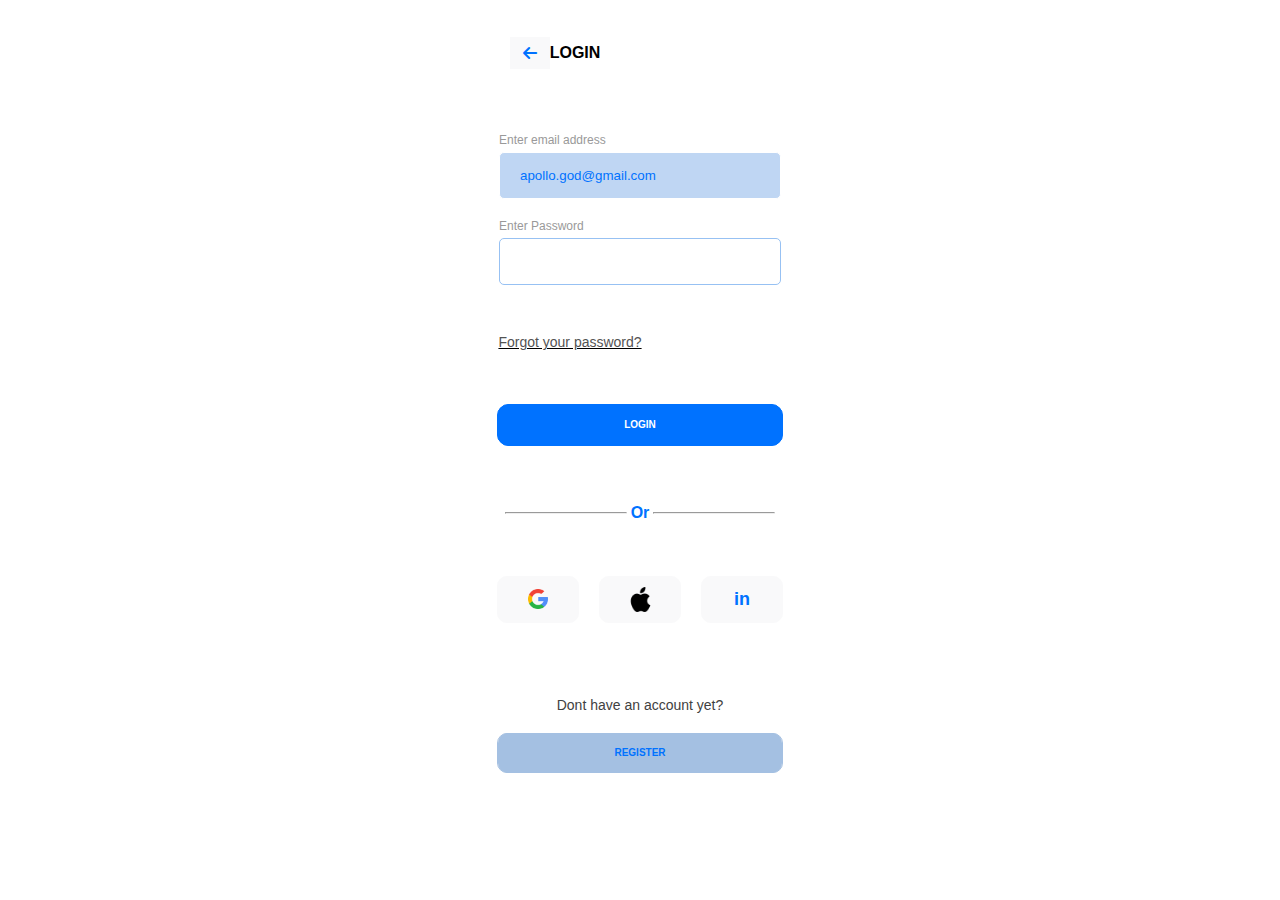
<file: hifi-app/login.html>
<!DOCTYPE html>
<html lang="en">
<head>
    <meta charset="UTF-8">
    <meta http-equiv="X-UA-Compatible" content="IE=edge">
    <meta name="viewport" content="width=device-width, initial-scale=1.0">
    <link rel="stylesheet" href="../css/hifi-app.css">
    <link rel="stylesheet" href="../iconos/icons/all.min.css">
    <title>Login</title>
</head>
<body class="body-login">

    <!-- INCIO-->
    <section class="principal">
        <button id="boton">
            <a href="../hifi-app/profile.html"><i class="fa-solid fa-arrow-left"></i></a>
        </button>
        <h1>LOGIN</h1>
    </section>

    <!-- CORREO ELECTRONICO Y CONTRASEÑA-->
    <section class="secundaria">
        <section class="primero">
            <p>Enter email address</p>
            <input type="email" placeholder="apollo.god@gmail.com" name="" id="">
        </section>

        <section class="segunda">
            <p>Enter Password</p>
            <input type="password" placeholder=""" name="" id="">
        </section>
    </section>

    <!-- OLVIDO SU CONTRASEÑA -->
    <section id="password">
        <a href="#"><p>Forgot your password?</p></a>
    </section>

    <!-- BOTON DE INICIO-->
    <section id="login">
        <button id="login-boton">
            <a href="../hifi-app/profile.html"><h1>LOGIN</h1></a>
        </button>
    </section>

    <!--OR-->
    <div id="linea">
        <hr><p>Or</p><hr>
    </div>

    <!--ICONOS -->
    <section class="articulos-iconos">
        <article> <img src="../imagenes/img-hifi-app/google.png" alt=""> </article>
        <article> <img src="../imagenes/img-hifi-app/apple.png" alt="" id="iphone"> </article>
        <article> <p>in</p></article>
    </section>

    <!-- BOTON DE REGISTRO -->
    <section id="boton-registro">
        <!-- TEXTO -->
        <div class="texto">
            <p>Dont have an account yet?</p>
        </div>

        <button id="button">
            <a href=""><h1>REGISTER</h1></a>
        </button>
    </section>

</body>
</html>
</file>
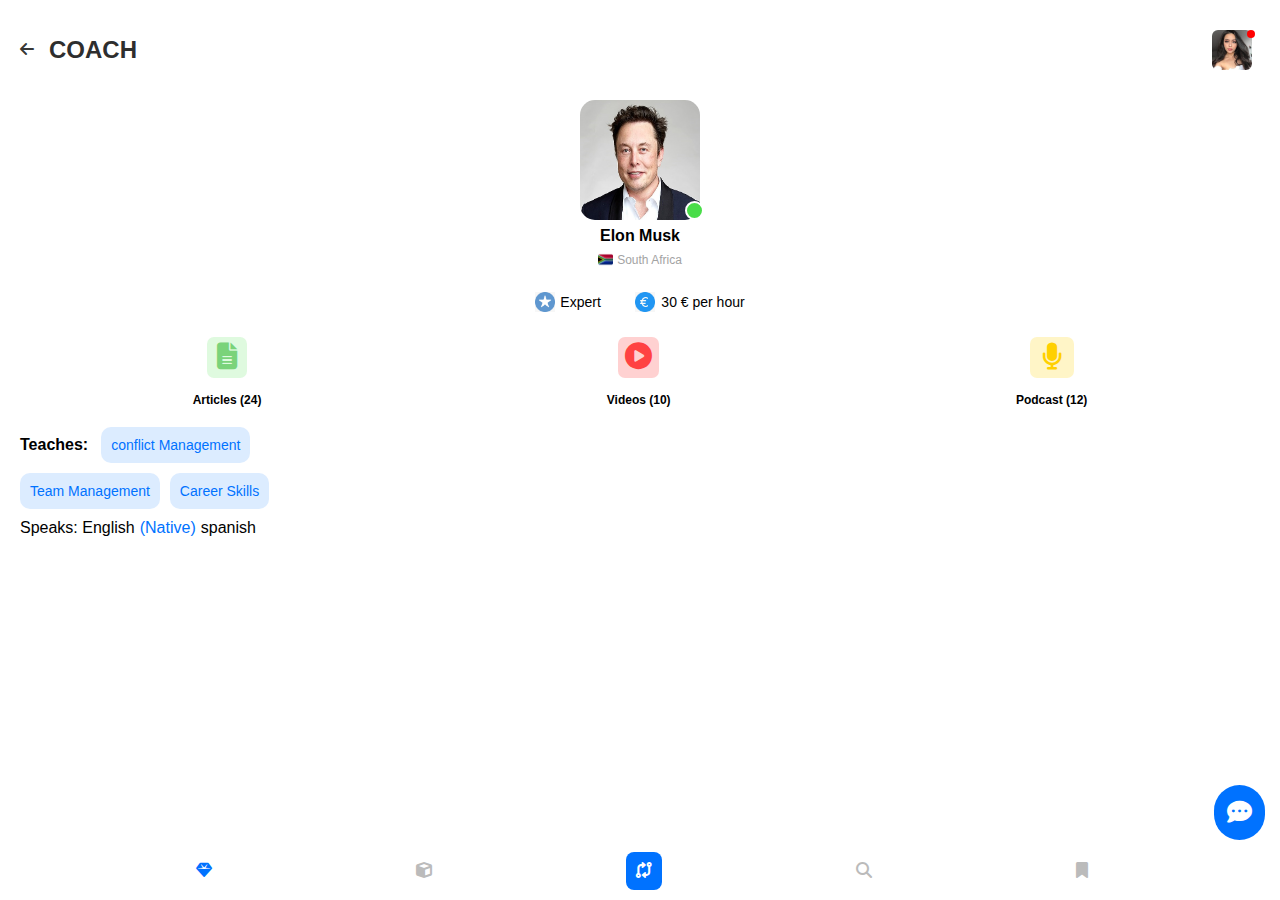
<file: hifi-app/profile.html>
<!DOCTYPE html>
<html lang="es">
<head>
    <meta charset="UTF-8">
    <meta http-equiv="X-UA-Compatible" content="IE=edge">
    <meta name="viewport" content="width=device-width, initial-scale=1.0">
    <link rel="stylesheet" href="../css/hifi-app.css">
    <link rel="stylesheet" href="../iconos/icons/all.min.css">
    <title>Profile</title>
</head>

<body id="profile">
    <!-- cabeza -->
    <div class="container-profile">
            <header class="cabeza">
                <article class="header-art-one">
                    <a href="../hifi-app/index.html"><i class="fa-solid fa-arrow-left"></i></a>
                    <h2>COACH</h2>
                </article>

                <article class="header-art-two">
                    <img src="../imagenes/foto7.jpg" alt="">
                    <span></span>
                </article>
            </header>
        
        <!-- Menu contenedor -->
        <main class="menu-container">
            <article id="sub-articulo-one">
                <img src="../imagenes/img-hifi-app/elon-musk.jpeg" alt="">
                <span></span>
                <h4>Elon Musk</h4>
                <section>
                    <img src="../imagenes/img-hifi-app/sudafrica.png" alt="">
                    <p>South Africa</p>
                </section>
            </article>

            <article id="sub-articulo-two">
                <section>
                    <img src="../imagenes/img-hifi-app/estrella.jpg" alt="">
                    <p>Expert</p>
                </section>

                <section>
                    <img src="../imagenes/img-hifi-app/euro.jpg" alt="">
                    <p>30 € per hour</p>
                </section>
            </article>

            <article id="sub-articulo-three">
                <section id="sub-seccion-primaria">
                    <div><i class="fa-solid fa-file-lines"></i></div>
                    <p>Articles (24)</p>
                </section>

                <section id="sub-seccion-secundaria">
                    <div><i class="fa-solid fa-circle-play"></i></div>
                    <p>Videos (10)</p>
                </section>

                <section id="sub-seccion-tercearia">
                    <div><i class="fa-solid fa-microphone"></i></div>
                    <p> Podcast (12)</p>
                </section>
            </article>
        
        </main>
        
        <!-- Pie de página -->
        <footer id="piedepagina">
            <section id="one-section">
                <p>Teaches:</p>
                <span>conflict Management</span>
            </section>

            <section id="two-section">
                <span>Team Management</span>
                <span>Career Skills</span>
            </section>

            <section id="three-section">
                <p>Speaks: English</p>
                <p>(Native)</p>
                <p>spanish</p>
            </section>
        </footer>

        <!-- Navegador -->
            <nav class="navegacion">
                <article id="one-icon"><i class="fa-solid fa-gem"></i></article>
                <article><i class="fa-solid fa-cube"></i></article>
                <article id="three-icon"><i class="fa-solid fa-code-compare"></i></article>
                <article><i class="fa-solid fa-magnifying-glass"></i></article>
                <article><i class="fa-solid fa-bookmark"></i></article>
            </nav>
                <div id="icon">
                    <i class="fa-solid fa-comment-dots"></i>
                </div>
    </div>
</body>
</file>
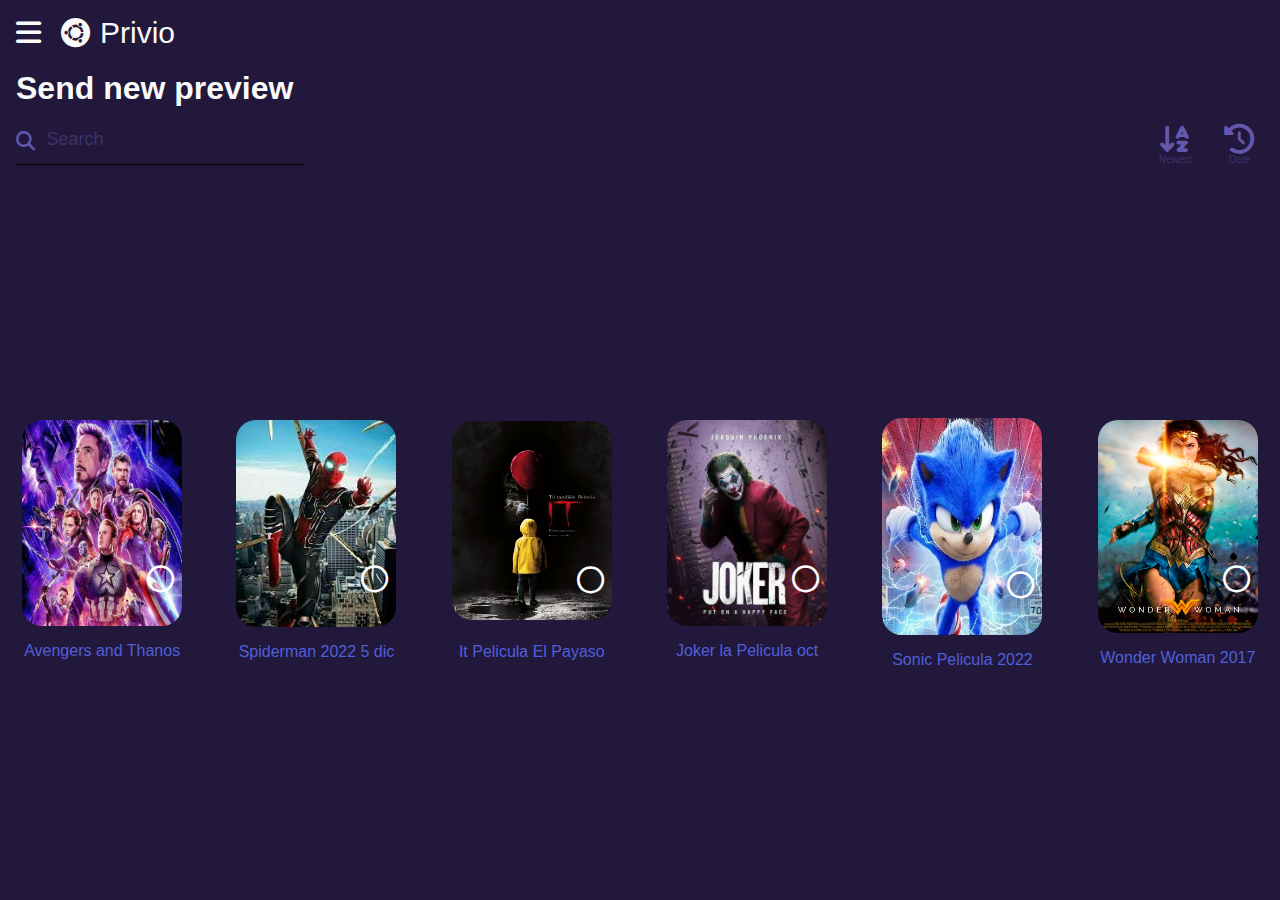
<file: privio/search.html>
<!DOCTYPE html>
<html lang="en">
<head>
    <meta charset="UTF-8">
    <meta http-equiv="X-UA-Compatible" content="IE=edge">
    <meta name="viewport" content="width=device-width, initial-scale=1.0">
    <link rel="stylesheet" href="../css/privio.css">
    <link rel="stylesheet" href="../iconos/icons/all.min.css">
    <title>Search</title>
</head>
<body class="search">
    <!--CABECERA -->

    <header class="cabecera">

        <section class="seccion-principal">
            <i class="fa-solid fa-bars"><a href="../privio/trailer.html"></a></i>
                <div class="containerone">
                    <i class="fa-brands fa-ubuntu"></i>
                    <p>Privio</p>
                </div>
        </section>

        <section class="seccion-secundaria">
            <h1>Send new preview</h1>
        </section>

        <section class="seccion-tercera">

            <article id="articulo-uno">
                <i class="fa-solid fa-magnifying-glass">  <input type="search" name="" placeholder="Search" id="" ></i> 
            </article>

            <article id="articulo-dos">
                <span>
                    <i class="fa-solid fa-arrow-down-a-z"></i>
                    <p>Newest</p>
                </span>

                <span>
                    <i class="fa-solid fa-clock-rotate-left"></i>
                    <p>Date</p>
                </span>
            </article>
        </section>
    </header>


    <!-- CONTENDOR DE ARTICULOS -->
    <main id="mainsearch">
        <!-- articulos -->
        <article id="artt">
         <img src="../imagenes/img-privio/OIP.jpg" alt="">
         <a href="../privio/trailer.html"> <p>Avengers and Thanos</p></a>
         <i class="fa-regular fa-circle"></i>
        </article>   

        <article id="artt">
         <img src="../imagenes/img-privio/spiderman.jpg" alt="">
         <a href="../privio/trailer.html"> <p>Spiderman 2022 5 dic</p></a>
         <i class="fa-regular fa-circle"></i>
        </article>   

        <article id="artt3">
         <img src="../imagenes/img-privio/it.jpg" alt="">
         <a href="../privio/trailer.html"> <p>It Pelicula El Payaso</p></a>
         <i class="fa-regular fa-circle"></i>
        </article>

        <article id="artt">
         <img src="../imagenes/img-privio/joker.jpg" alt="">
         <a href="../privio/trailer.html"> <p>Joker la Pelicula oct</p></a>
         <i class="fa-regular fa-circle"></i>
        </article> 
          
        <article id="artt5">
         <img src="../imagenes/img-privio/sonic.jpg" alt="">
         <a href="../privio/trailer.html"> <p>Sonic Pelicula 2022</p></a>
         <i class="fa-regular fa-circle"></i>
        </article> 

        <article id="artt">
         <img src="../imagenes/img-privio/wonder.jpg" alt="">
         <a href="../privio/trailer.html"> <p>Wonder Woman 2017</p></a>
         <i class="fa-regular fa-circle"></i>
        </article>      

</main>
    
</body>
</html>
</file>
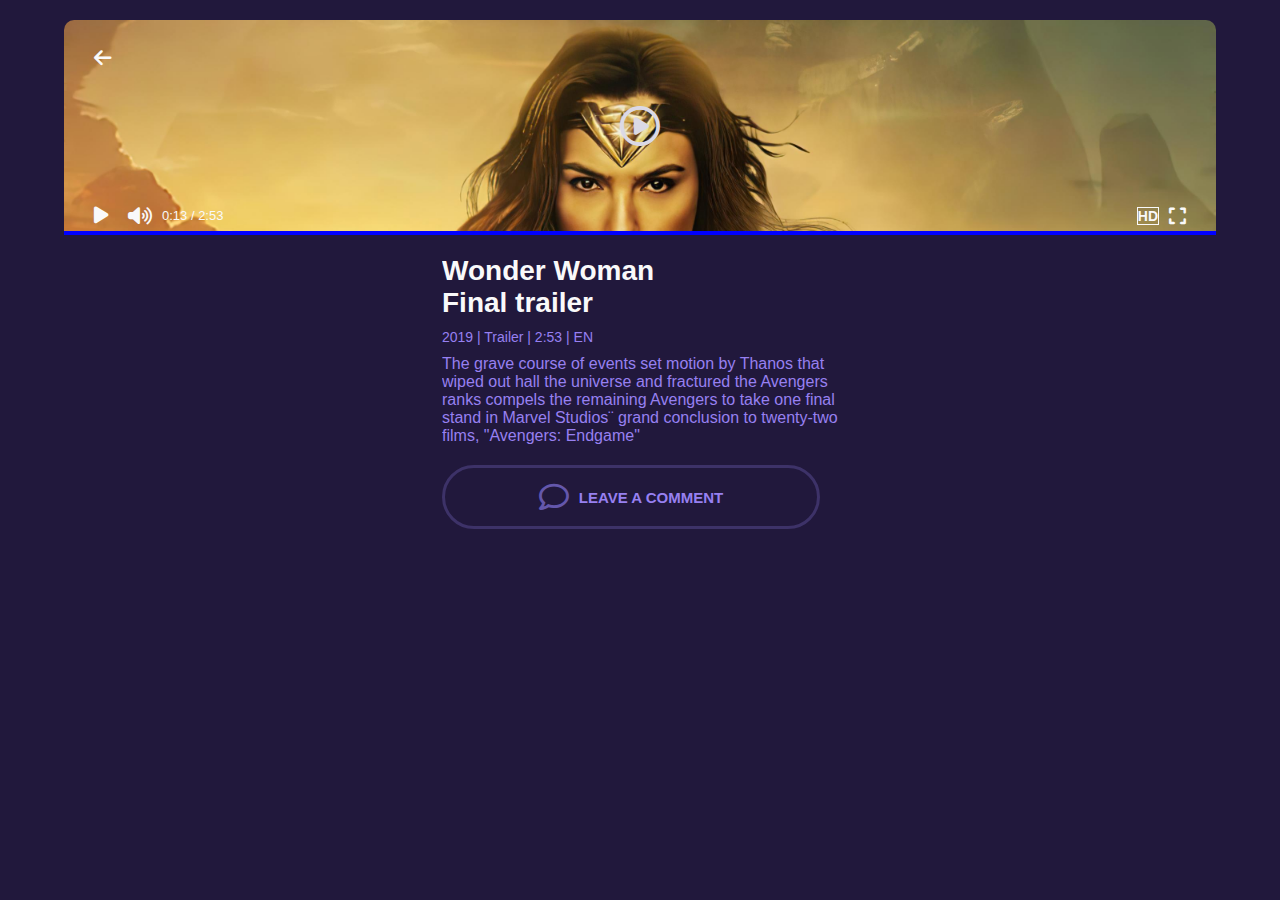
<file: privio/trailer.html>
<!DOCTYPE html>
<html lang="en">
<head>
    <meta charset="UTF-8">
    <meta http-equiv="X-UA-Compatible" content="IE=edge">
    <meta name="viewport" content="width=device-width, initial-scale=1.0">
    <link rel="stylesheet" href="../css/privio.css">
    <link rel="stylesheet" href="../iconos/icons/all.min.css">
    <title>trailer</title>
</head>
<body class="trailer">

    <!--contendor-->
    <div class="container">
        <!--seccciones  primera,segunda y tercera-->
        <section class="principal">
                <a href="../privio/index.html"><i class="fa-solid fa-arrow-left"></i></a>
        </section>

        <section class="secundaria">
            <i class="fa-regular fa-circle-play"></i>
        </section>

        <section class="tercera">

            <section id="accion">
                <span id="play">
                    <i class="fa-solid fa-play"></i>
                </span>

                <div class="volumen">
                    <i class="fa-solid fa-volume-high"></i>
                    <p>0:13 / 2:53</p>
                </div>
            </section>

            <div class="estrellas">
                <p>HD</p>
                <i class="fa-solid fa-expand"></i>
            </div>
        </section>
    </div>   
    <main>
        <!-- menu container -->
        <!--cabecera-->
        <header class="sub">
            <h1>Wonder Woman</h1>
            <h1>Final trailer</h1>
            <p>2019  | Trailer | 2:53  | EN
        </header> 

        <!-- texto-->
        <div class="texto">
            <p>The grave course of events set motion by Thanos that wiped out hall the universe and fractured the Avengers ranks compels the remaining Avengers to take one final stand in Marvel Studios¨ grand conclusion to twenty-two films, "Avengers: Endgame" </p>
        </div>

        <!-- boton-->
        <div class="boton">
            <button>
                <i class="fa-regular fa-comment"></i>
                <h1>LEAVE A COMMENT</h1>
            </button>
        </div>

    </main>
</body>
</html>
</file>
<file: css/hifi-app.css>
*{
    margin: 0;
    padding: 0;
    font-family: sans-serif;
}
    
.body{
    display: flex;
    flex-direction: column;
    justify-content: flex-end;
    align-items: center;
    height: 90vh;
    background-image: url(../imagenes/img-hifi-app/imagen-principal.jpg);
    background-repeat: no-repeat;
    background-size: cover;
    background-attachment: fixed;
}

.contenedor{
    display: flex;
    flex-direction: column;
    align-items: center;
    height: 46vh;
    gap:30px;
}

#seccion-uno{
    display: flex;
    align-items: center;
    gap: 10px;
    color: #f9f9fa;
    font-size: 22px;
}

b{
    font-size: 16px;
}

#seccion-uno img{
    width: 40px;
    height: 40px;
}

#seccion-dos{
    display: flex;
    flex-direction: column;
    align-items: center;
    color: #f9f9fa;
    justify-content: center;
}

#seccion-dos p{
    font-size: 17px;
}

/* seccion de botones */
/* seccion tres */

#seccion-tres{
    display: flex;
    flex-direction: column;
    align-items: center;
    gap: 20px;
}

/* boton uno */
#boton-uno{
    display: flex;
    align-items: center;
    justify-content: center;
    width: 22em;
    height: 2.5rem;
    border-radius:10px;
    background-color: #f9f9fa;
    border: 1px solid #fff;
}

#boton-uno a{
    text-decoration: none;
}

#boton-dos a{
    text-decoration: none;
    background-color:#fff;
}

.sub-uno{
    display: flex;
    align-items: center;
    justify-content: center;
    width: 22em;
    border-radius: 10px;
    height: 2.5rem;
    color: #0072ff;
}

.sub-uno h1{
    font-size: 10px;
    font-weight: 800;
}


/* boton 2 */

#boton-dos{
    display: flex;
    justify-content: center;
    align-items: center;
    width: 22em;
    height: 2.5rem;
    border-radius:10px;
    background-color: #dfdfdf;
    border: 1px solid #c7c7c7;
    opacity: 0.4;
}


.sub-dos{
    display: flex;
    align-items: center;
    justify-content: center;
    width: 22em;
    height: 2.5rem;
    border-radius:10px;
    background-color: #c7c7c7;
}

.sub-dos  h1{
    font-size: 10px;
    font-weight: 800;
    color: black;
}


/* Css de login */

.body-login{
    display: flex;
    flex-direction: column;
    align-items: center;
    justify-content: space-around;
    height: 90vh;
}

/* INICIO */
.principal{
    display: flex;
    align-items: center;
   
    margin-right: 170px;
}

.principal>#boton{
    width: 3em;
    height: 2rem;
    background-color: #f9f9fa;
    border: 1px solid #f9f9fa;
}

.principal a{
    width: 3em;
    height: 2em;
    background-color: #f9f9fa;
    text-decoration: none;
    color: #0072ff;
}

.principal a i{
    font-size: 16px;
}

.principal h1{
    font-size: 16px;
    font-weight: 800;
}

/* CORREO ELECTRONICO Y CONTRASEÑA */
.secundaria{
    display: flex;
    flex-direction: column;
    align-items: center;
    gap: 20px;
    margin-top: -10px;
}

input{
    padding: 0px 20px;
}

/* primer correo electronico */
.secundaria>.primero{
    display: flex;
    flex-direction: column;
    gap: 5px;
}

.secundaria>.primero p{
    font-size: 12px;
    color: rgb(153, 153, 153);
}

::placeholder{
    color: #0072ff;
}

.primero input{
    display: flex;
    align-items: center;
    height: 5vh;
    width: 18em;
    border-radius: 5px;
    border: 1px solid #fff;
    background-color: #bfd6f3;
    color: #0072ff;
    font-weight: 500;
}

/* segundo contraseña */

.secundaria>.segunda{
    display: flex;
    flex-direction: column;
    gap: 5px;
}

.secundaria>.segunda p{
    font-size: 12px;
    color: rgb(153, 153, 153);
}

.segunda input{
    display: flex;
    align-items: center;
    height: 5vh;
    width: 18em;
    border-radius: 5px;
    border: 1px solid;
    border: 1px solid #97c1f3;
    color: #0072ff;
}


/* olvido su contraseña */

#password{
    display: flex;
    margin-top: -25px;
    margin-right: 140px;
}

#password p{
    font-size: 14px;
    color: rgb(83, 83, 83);
}

#password a{
    color: #000; 

}
/* boton de inicio */

#login{
    display: flex;
    align-items: center;
    justify-content: center;
    gap: 20px;
    margin-top: -20px;
}

#login-boton{
    display: flex;
    justify-content: center;
    align-items: center;
    width: 22em;
    height: 2.5rem;
    border-radius:10px;
    background-color: #0072ff;
    border: 1px solid #0072ff;
}

#login-boton a{ 
    display: flex;
    justify-content: center;
    align-items: center;
    width: 22em;
    height: 2.5rem;
    border-radius:10px;
    background-color: #0072ff;
    border: 1px solid #0072ff;
}

#login-boton{
    display: flex;
    align-items: center;
    justify-content: center;
    width: 21.5em;
    height: 2.5rem;
    border-radius:10px;
}

#login-boton>a{
    text-decoration: none;
}

#login-boton h1{
    font-size: 10px;
    font-weight: 750;
    color: #fff;
}

/* linea */

#linea{
    display: flex;
    justify-content: center;
    align-items: center;
    gap: 4px;
    color: #0072ff;
    font-weight: 700;
    margin-top: -15px;
}

hr{
    width: 120px;
    height: 0.3px;
    background-color: #a8a8a8;
}

/* ICONOS */

.articulos-iconos{
    display: flex;
    align-items: center;
    justify-content: center;
    gap: 20px;
    margin-top: -20px;
}

.articulos-iconos>article{
    display: flex;
    align-items: center;
    justify-content: center;
    border: 1px solid #f9f9fa;
    border-radius: 10px;
    background-color: #f9f9fa;
    width: 5em;
    height: 2.8rem;
}

.articulos-iconos img{
    width: 20px;
    height: 20px;
}

.articulos-iconos p{
    color: #0072ff;
    font-weight: 900;
    font-size: 18px;
}

#iphone{
    width: 25px;
    height: 25px;
}

/* texto */

.texto{
    font-size: 14px;
    color: rgb(65, 65, 65);
}

/* boton de registro */

#boton-registro{
    display: flex;
    align-items: center;
    flex-direction: column;
    justify-content: center;
    gap: 20px;
}

#boton-registro>#button{
    display: flex;
    justify-content: center;
    align-items: center;
    width: 21.5em;
    height: 2.5rem;
    border-radius:10px;
    border: 1px solid #a4c0e2;
}

#boton-registro>#button a{
    display: flex;
    justify-content: center;
    align-items: center;
    text-decoration: none;
    width: 22em;
    height: 2.5rem;
    border-radius:10px;
    background-color: #a4c0e2;
}

#button h1{
    color: #0072ff;
    font-size: 10px;
    font-weight: 800;
}


 /* profile */
    #profile {
       display: flex;
       flex-direction: column;
       height: 100vh;
    }
    .container-profile{
        padding: 0 20px
    }
    .container-profile>.cabeza{
        display: flex;
        justify-content: space-between;
        height: 100px;
        align-items: center;
    }
    /* header-art-one */
    .container-profile>.cabeza>.header-art-one{
        display: flex;
        align-items: center;
        gap: 15px;
    }
    .container-profile>.cabeza>.header-art-one>i {
        color: #0072ff;
    }

    .container-profile>.cabeza>.header-art-one>a{
        text-decoration: none;
        color: rgba(0, 0, 0, 0.795);
    }
    .container-profile>.cabeza>.header-art-one>h2 {
        color: rgb(46, 46, 46);
    }

    /* header-art-two */
    .container-profile>.cabeza>.header-art-two{
        display: flex;
    }
    .container-profile>.cabeza>.header-art-two>img {
        width: 40px;
        height: 40px;
        border-radius: 6px;
    }
    .container-profile>.cabeza>.header-art-two>span {
        transform: translateX(-5px);
        width: 8px;
        height: 8px;
        border-radius: 50%;
        background-color: red;
        display: flex;
    }

    /* iconos final */
    .navegacion {
        position: fixed;
        display: flex;
        background-color: #fff;
        width: 100%;
        transform: translateX(-18px);
        padding: 10px 0;
        bottom: 0;
        justify-content: space-evenly;
        border-radius: 10px 10px 0 0;
    }
    .navegacion>article{
        padding: 10px;
        color: #bbbbbb;
        border-radius: 8px;
    }
    .navegacion>#one-icon{
        color: #0072ff;
    }
    .navegacion>#three-icon{
        background-color: #0072ff;
        color: #fff;
    }


    /* menu */
    .container-profile>.menu-container>#sub-articulo-one{
        display: flex;
        flex-direction: column;
        align-items: center;
        gap: 7px;
        position: relative;
    }
    .container-profile>.menu-container>#sub-articulo-one>img {
        width: 120px;
        height: 120px;
        border-radius: 15px;
    }
    .container-profile>.menu-container>#sub-articulo-one>section {
        display: flex;
        gap: 4px;
        align-items: center;
    }
    .container-profile>.menu-container>#sub-articulo-one>section>img {
        width: 15px;
        height: 15px;
        border-radius: 3px;
    }
    .container-profile>.menu-container>#sub-articulo-one>section>p {
        font-size: 12px;
        color: #a3a3a3;
    }
    .container-profile>.menu-container>#sub-articulo-one>span {
        width: 15px;
        height: 15px;
        border-radius: 50%;
        background-color: rgb(73, 221, 73);
        display: flex;
        border: 2px solid #fff;
        position: absolute;
        bottom: 47px;
        transform: translateX(54px);
    }

    /* sub articulo two */
    .container-profile>.menu-container>#sub-articulo-two{
        display: flex;
        align-items: center;
        height: 70px;
        justify-content: center;
    }
    .container-profile>.menu-container>#sub-articulo-two>section:nth-child(1) {
        display: flex;
        align-items: center;
        width: 100px;
        gap: 5px;
    }
    .container-profile>.menu-container>#sub-articulo-two>section:nth-child(2) {
        display: flex;
        align-items: center;
        gap: 6px;
    }
    .container-profile>.menu-container>#sub-articulo-two>section>img {
        width: 20px;
        height: 20px;
    }
    .container-profile>.menu-container>#sub-articulo-two>section>p {
        font-size: 14px;
    }

    /* sub articulo three*/
    .container-profile>.menu-container>#sub-articulo-three{
        display: flex;
        justify-content: space-around;
    }
    .container-profile>.menu-container>#sub-articulo-three>section {
        height: auto;
        display: flex;
        flex-direction: column;
        width: auto;
        font-size: 12px;
        gap: 0;
        align-items: center;
        font-weight: bold;
        height: 70px;
        justify-content: space-between;
       
    }
    .container-profile>.menu-container>#sub-articulo-three>section>div {
        padding: 5px 10px;
        font-size: 27px;
        border-radius: 7px;
    }
    .container-profile>.menu-container>#sub-articulo-three>#sub-seccion-primaria>div {
        background-color: rgb(223, 250, 223);
        color: rgb(122, 211, 122);
    }
    .container-profile>.menu-container>#sub-articulo-three>#sub-seccion-secundaria>div {
        color: rgb(255, 66, 66);
        background-color: rgb(255, 209, 209);
        padding: 5px 7px;
    }
    .container-profile>.menu-container>#sub-articulo-three>#sub-seccion-tercearia>div {
        color: rgb(255, 208, 0);
        background-color: rgb(255, 245, 199);
        padding: 5px 12px;
    }

    /* footer pie de página */

    .container-profile>#piedepagina{
        padding-top: 20px;
        display: flex;
        flex-direction: column;
        gap: 10px;
    }
    .container-profile>#piedepagina>section {
        display: flex;
    }
    .container-profile>#piedepagina>#one-section{
        gap: 13px;
        align-items: center;
    }
    .container-profile>#piedepagina>#one-section>p {
        font-weight: bolder;
    }
    .container-profile>#piedepagina>#one-section>span {
        padding: 10px;
        color: #0072ff;
        background-color: #dcecff;
        border-radius: 10px;
        font-size: 14px;
    }
    .container-profile>#piedepagina>#two-section{
        gap: 10px;
    }
    .container-profile>#piedepagina>#two-section>span {
        padding: 10px;
        color: #0072ff;
        background-color: #dcecff;
        border-radius: 10px;
        font-size: 14px;
    }
    .container-profile>#piedepagina>#three-section{
        gap: 5px;
    }
    .container-profile>#piedepagina>#three-section>p:nth-child(2) {
        color: #0072ff;
    }
    .container-profile>#icon{
        position: absolute;
        bottom: 60px;
        right: 15px;
        padding: 13px;
        background-color: #0072ff;
        color: #fff;
        font-size: 25px;
        border-radius: 110px;
    }
</file>
<file: css/privio.css>
*{
    margin: 0;
    padding: 0;
    font-family: sans-serif;
} 
#body{
    display: flex; 
    height: 100vh;
    flex-direction: column;
    background-color: #21183c;
}

/* cabecera */
.header{
    display: flex;
    justify-content: space-evenly;
    align-items: center;
    padding: 1em;
}
/* identificador */
#index{
    display: flex;
    flex-direction: column;
    justify-content: center;
    height: 9rem;
    background-color:  #21183c;
    gap: 1em;
}
.subheader-one{
    display: flex;
    align-items: center;
    flex: 1;    
}


/* .icono{

}
.logotipo{

} */
.subheader-two{
    display: flex;
    width: 4rem;
    justify-content: space-around;
    font-size: 1.2em;
    gap: 1.5em;
    position: relative;
}
/* conotenedor de articulos main */
main{
    height: calc(100vh - 9rem );
    overflow: auto;
    overflow-y: auto;
}
article{
    display: flex;
    align-items: center;
    border-bottom: 2px solid #21183c ;
    gap: 2em;
    justify-content: space-between;
    padding: .6em;
    background-color: #3d3268;
}
.header-article{
    display: flex;
    align-items: center;
    justify-content: space-around;
    gap: .5em;
}
.imagenPelicula > img{
    height: 90px;
    width: 90px;
    border-radius:8px ;
    
}
.imagenPelicula{
    flex:1;
    position: relative;
}
p{
    color:  #515fda;
}
.namePelicula{
    color: #A396E7;
}
i{
    color: #6457ac;
    font-size: 1.2em;
}
.fa-bars{
    font-size: 1.8em;
}
.logotipo{
    color: rgb(218, 217, 217);
    font-size: 16px;
    font-family: monospace;
    padding-left: 1em;
    display: flex;
    gap: .5em;
    align-items: center;
}
.lotype{
    font-size: 1em;
    color: rgb(230, 224, 224);
    padding-left: 1em;
    font-family: 'Franklin Gothic Medium', 'Arial Narrow', Arial, sans-serif;
}
.fa-ubuntu{
    color: rgb(230, 224, 224);
    font-size: 1.3em;
}
.feid{
    position: absolute;
    color: rgb(255, 255, 255);
    right: 2.9em;
    bottom: 1em;
    font-weight: 1200;
    font-size: .8em;
    background-color: rgb(248, 64, 64);
    opacity: 80%;
    border-radius: 50%;
    text-align: center;
    width: .9em;
    height: 1.1em;
}
.new,.neww,.newww{
    background-color: #5FBA85;
    border: none;
    width: 6em;
    height: 1.9em;
    border-radius: 4px;
    color: rgb(255, 255, 255);
}
.neww{
    background-color: #EE63B6;
}
.newww{
    background-color: #09c1DE;
}
.artR{
    display: flex;
    flex-direction: column;
    justify-content: center;
    align-items: flex-start;
    gap: .2em;
    gap: 10px;
    flex: 3;
}
.send h2{
    color: white;
}
.fa-circle-play{
    position: absolute;
    left: 2.8em;
    top: 2.8em;
    font-size: 1.4em;
    color: #dbd9e5;
}
.fa-lock{
    left: 100%;
    margin-left: 5em;
    top: 12%;
    position: absolute;
}

.footart{
    position: relative;
}

#conte{
    display: flex;
    justify-content: space-around;
    color: #3d3268;
    
}
.az{
    display: flex;
    flex-direction: column;
    align-items: center;
}
.hist{
    display: flex;
    flex-direction: column;
    align-items: center;
}
#artt1{
    border: 1px solid;
    display: flex;
    flex-direction: column;
    gap: 1em;
    width: 12rem;
    height:15rem;
    position: relative;
    background-color: #21183c;
}

#artt2{
    border: 1px solid;
    display: flex;
    flex-direction: column;
    gap: 1em;
    width: 12rem;
    height:15rem;
    position: relative;
    background-color: #21183c;
}

#artt3{
    border: 1px solid;
    display: flex;
    flex-direction: column;
    gap: 1em;
    width: 12rem;
    height:15rem;
    position: relative;
    background-color: #21183c;
}

#artt4{
    border: 1px solid;
    display: flex;
    flex-direction: column;
    gap: 1em;
    width: 12rem;
    height:15rem;
    position: relative;
    background-color: #21183c;
}

#artt5{
    border: 1px solid;
    display: flex;
    flex-direction: column;
    gap: 1em;
    width: 12rem;
    height:15rem;
    position: relative;
    background-color: #21183c;
}

#artt6{
    border: 1px solid;
    display: flex;
    flex-direction: column;
    gap: 1em;
    width: 12rem;
    height:15rem;
    position: relative;
    background-color: #21183c;
}
.fa-circle{
    position: absolute;
    top: 60%;
    left: 75%;
    font-size: 1.7em;
    color: white;
}
#mainsearch{
    display: flex;
    flex-wrap: wrap;
    align-items: center;
    flex-direction: row;
    gap: 10px;
    justify-content: space-around;
    background-color: #21183c;
}
#artt img{
    width: 100%;
    height: 100%;
    border-radius: 20px;
}


#conte{
    display: flex;
    justify-content: space-around;
    color: #3d3268;
    
}
.az{
    display: flex;
    flex-direction: column;
    align-items: center;
}
.hist{
    display: flex;
    flex-direction: column;
    align-items: center;
}
#artt{
    display: flex;
    flex-direction: column;
    align-items: center;
    gap: 1em;
    width: 10rem;
    height:15rem;
    position: relative;
    background-color: #21183c;
}


#artt3{
    display: flex;
    flex-direction: column;
    align-items: center;
    gap: 1em;
    border: 1px solid #21183c;
    width: 10rem;
    height:15rem;
    position: relative;
    background-color: #21183c;
}
#artt3 img{
    width: 100%;
    height: 83%;
    border-radius: 20px;
}



#artt5{
    display: flex;
    flex-direction: column;
    align-items: center;
    border: 1px solid #21183c;
    width: 10rem;
    height:15.7rem;
    position: relative;
    margin-top: 6px;
    background-color: #21183c;
}
#artt5 img{
    width: 100%;
    height: 100%;
    border-radius: 20px;
}




/* Search css */

.search{
    display: flex;
    height: 100vh;
    flex-direction: column;
}


.cabecera{
    display: flex;
    flex-direction: column;
    padding: 1em;
    background-color: #21183c;
}

#artt>a{
    text-decoration: none;
}

#artt3>a{
    text-decoration: none;
}

#artt5>a{
    text-decoration: none;
}



.seccion-principal{
    display: flex;
    align-items: center;
    gap: 20px;
}

.seccion-principal>i{
    color: #f9f9fa;
}
.containerone{
    display: flex;
    align-items: center;
    gap: 10px;
}

.containerone>i{
    font-size: 30px;
    color: #f9f9fa;
}

.containerone>p{
    font-size: 30px;
    font-weight: 100;
    color: #f9f9fa;
}

.seccion-secundaria{
    display: flex;
    margin-top: 20px;
    color: #f9f9fa;
    font-weight: 800;
}

.seccion-tercera{
    display: flex;
    height: 3rem;
    margin-top: 10px;
    justify-content: space-between;
}


#articulo-uno{
    display: flex;
    align-items: center;
    width: 30vh;
    border-bottom: 1px solid;
    color: black;
    background-color: #21183c;
}

#articulo-uno>i{
    display: flex;
    align-items: center;
    margin-left: -10px;
}
#articulo-uno>i>input{
    width: 29vh;
    background-color: #21183c;
    height: 2rem;
    margin-left: 4px;
    border-style: none;
    color: #fff;
}
::placeholder{
    font-size: 18px;
    padding: 0px 8px;
    color: #3d3268;
}
#articulo-dos{
    display: flex;
    align-items: center;
    justify-content: center;
    background-color: #21183c;
    margin-top: 8px;
}

#articulo-dos>span>p{
    font-size: 10px;
    color: #3d3268;
}

#articulo-dos>span{
    display: flex;
    flex-direction: column;
    align-items: center;
    justify-content: center;
}

#articulo-dos>span>i{
    display: flex;
    font-size: 30px;
}



/* trailer */

.trailer{
    display: flex;
    flex-direction: column;
    align-items: center;
    height: 100vh;
    font-family: sans-serif;
    background-color: #21183c;
}

.container{
    display: flex;
    justify-content: space-between;
    flex-direction: column;
    background-image: url(../imagenes/img-privio/wonder-woman.jpg);
    background-size: cover;
    position: static;
    margin-top: 20px;
    height: 15rem;
    gap: 10px;
    width: 90%;
    border-radius: 10px 10px 0px 0px;
    border-bottom: 4px solid blue;
}

.principal{
    display: flex;
    align-items: center;
    gap: 10px;
    margin-left: 30px;
    margin-top: 30px;
}

.principal a{
    display: flex;
    align-items: center;
    width: 2em;
    color: #f9f9fa;
    height: 1em;
    text-decoration: none;
}

.principal a i{
    font-size: 20px;
    color: #f9f9fa;
}


.secundaria>i{
    display: flex;
    justify-content: center;
    align-items: center;
    align-self: center;
    margin-left: auto;
    margin-right: auto;
    margin-top: -20px;
    position:static;
    font-size: 40px;
}

.tercera{
    display: flex;
    align-items: center;
    justify-content: space-between;
    margin-bottom: 5px;
}

#accion{
    display: flex;
    gap: 20px;
    margin-left: 30px;
}

#play>i{
    color: #f9f9fa;
}

.volumen{
    display: flex;
    align-items: center;
    gap: 10px;
}

.volumen>i{
    color: #f9f9fa;
}

.volumen>p{
    color: #f9f9fa;
    font-size: 13px;
}

.estrellas{
    display: flex;
    align-items: center;
    gap: 10px;
    margin-right: 30px;
}

.estrellas>p{
    display: flex;
    align-items: center;
    border: 1px solid #f9f9fa;
    color: #f9f9fa;
    height: 1rem;
    font-weight: 800;
    font-size: 14px;
}

.estrellas>i{
    color: #f9f9fa;
}

main{
    display: flex;
    flex-direction: column;
}

.sub{
    display: flex;
    flex-direction: column;
    justify-content: flex-start;
    margin-right: 20px;
    margin-top: 20px;
}

.sub>h1{
    font-size: 28px;
    color: #f9f9fa;
}

.sub>p{
    display: flex;
    margin-top: 10px;
    color: #9780f1;
    font-size: 14px;
}

.texto>p{
    display: flex;
    width: 44vh;
    margin-top: 10px;
    color: #9780f1;
}

.boton{
    display: flex;
    margin-top: 20px;
    border-radius: 50px;
}

button{
    display: flex;
    align-items: center;
    justify-content: center;
    border-radius: 50px;
    width: 42vh;
    background-color: #21183c;
    gap: 10px;
    border: 3px solid #3d3268;
    height: 4rem;
}

button>h1{
    font-size: 15px;
    color: #9780f1;
}

button>i{
    font-size: 30px;
}
</file>
<file: css/dashboard.css>
*{
    margin: 0;
    padding: 0;
}

body{
    display: flex;
    height: 100vh;
    gap: 20px;
    font-family:sans-serif;
}

.body-border{
    display: flex;
    height: 100vh;
    border-radius: 40px;
    font-family: sans-serif;
    flex: 1;
    gap: 20px;
    background-color: rgb(226, 223, 223);
}

/* Aside principal */
.principal{
    display: flex;
    flex-direction: column;
    width: 15%;
    margin-top: 20px;
    margin-left: 20px;
    margin-bottom: 20px;
    background-color: rgb(241, 241, 241);
}

/* articulo 1 */
.principal>#articulo1{
    display: flex;
    align-items: center;
    justify-content: center;
    height: 7rem;
}

#articulo1>.circulo{
    margin-top: 20px;
    background-color: #f9f9fa;
    border-radius: 100px;
    width: 70px;
    height: 70px;
}

/* articulo 2 */

.principal>#articulo2{
    display: flex;
    flex-direction: column;
    align-self:center;
    height: 28rem;
    margin-top: 20px;
}

#articulo2>section{
    display: flex;
    margin-top: 20px;
    gap: 10px;
    color: #272944;
    font-size: 15px;
}


#articulo2>section>.cuadrado{    
    width: 20px;
    height: 20px;
    background-color: #363853; 
}

/* articulo 3 */

.principal>#articulo3{
    display: flex;
    flex-direction: column;
    align-self: center;
    height: 6rem;
    margin-bottom: 20px;
    padding-right: 20px;
}


#articulo3>section{
    display: flex;
    margin-top: 20px;
    gap: 10px;
    color: #272944;
    font-size: 15px;
}


#articulo3>section>.cuadrado{    
    width: 20px;
    height: 20px;
    background-color: #363853; 
}

/* Menu Contenedor (Contenedor secundario) */

.secundario{
    display: flex;
    flex-direction: column;
    flex: 1 0 0;
    margin-top: 20px;
    margin-bottom: 20px;
    margin-right: 20px;
}

/* Navegador  o buscador */

#buscador{
    display: flex;
    justify-content: space-between;
    align-items: center;
    height: 4rem;
    margin-bottom: 20px;
}

/* articulo num 1 */
#buscador>#numero1{
    display: flex;
    align-items: center;
    width: 40%;
    height: 2rem;
    gap: 10px;
    padding-left: 18px;
    background-color: #f9f9fa;
}

#buscador>#numero1>p{
    color:#cec7c7;
    font-size: 13px;
}

#buscador>#numero1>.cuadrado{
    width: 20px;
    height: 20px;
    background-color: #363853;
}

/* articulo en blanco */
#none{
    width: 42%;
}

/* articulo mumero 2 */

#numero2{
    display: flex;
    align-items: center;
    justify-content: center;
    gap: 10px;
    width: 6%;
    height: 2rem;
    font-size: 10px;
    background-color: #f9f9fa;
}

#numero2>.cuadrado{
    width: 10px;
    height: 10px;
    background-color: #363853;
}

/* articulo num3 */

#numero3{
    display: flex;
    padding-right: 15px;
    gap: 10px;
}

#numero3>.cuadrado{
    width: 30px;
    height: 30px;
    background-color: #363853;
}

/* seccion primaria */

#primaria{
    display: flex;
    flex-direction: column;
}

#primaria>header{
    display: flex;
    color: #363853;
    margin-bottom: 20px;
}

/* contenedor de articulos (div) */

.articulos{
    display: flex;
    justify-content: space-between;
    padding-right: 15px;
    margin-bottom: 20px;
    gap: 40px;
}

.articulos>article{
    display: flex;
    align-items: center;
    width: 20%;
    gap: 10px;
    font-size: 17px;
    padding-left: 20px;
    height: 4rem;
    background-color: #f9f9fa;
}

.articulos>article p{
    display: flex;
    padding-left: 1px;
    color: #cec7c7;
    font-size: 12px;
    
}

.articulos>article>span{
    display: flex;
    width: 35px;
    height: 35px;
    background-color: #272944;
}



.secundaria{
    display: flex;
    gap: 20px;
    margin-top: 10px;
}

/* div primer contenedor */
.contenedor1{
    display: flex;
    flex-direction: column;
    gap: 10px;
    width: 15rem;
    height: 20vh;
}

/* articulo numero 1 */
#articles1{
    display: flex;
    flex-direction: column;
    align-items: center;
    background-color: #f9f9fa;
    height: 15rem;
}

#articles1>header{
    display: flex;
    color: #363853;
    font-size: 15px;
    margin-top: 8px;
}
#articles1>.cont{
    font-size: 25px;
    margin-top: 5px;
}


#articles1>.cont p{
    display: flex;
    color: #cec7c7;
    font-size: 11px;
    padding-left: 60px;
    margin-bottom: 10px;
}

/* articulo numero 2 */

#article2{
    display: flex;
    flex-direction: column;
    margin-top: 10px;
    height: 20rem;
    background-color: #f9f9fa;
}

#article2>header{
    color: #363853;
    margin-top: 10px;
    margin-right: 10px;
    font-size:12px;
    margin-bottom: 5px;
    margin-left: 20px;
}

#article2>#sec1{
    display: flex;
}

#article2>#sec1{
    display: flex;
    justify-content: space-between;
    color: #cec7c7;
    font-size: 11px;
    margin-left: 20px;
    margin-right: 20px;
    margin-bottom: 5px;
}

/* seccion dos */

#sec2{
    display: flex;
    flex-direction: column;
    margin-left: 10px;
    margin-right: 10px;
    gap: 8px;
    margin-bottom: 13px;
}


#ar1{
    display: flex;
    justify-content: space-between;
    margin-top: 3px;
    font-size: 11px;
    margin-left: 10px;
    margin-right: 10px;
    color: #272944;
}

#ar2{
    display: flex;
    justify-content: space-between;
    margin-top: 15px;
    font-size: 11px;
    color: #272944;
    margin-left: 10px;
    margin-right: 10px;
}

#ar3{
    display: flex;
    justify-content: space-between;
    margin-top: 15px;
    font-size: 11px;
    color: #272944;
    margin-left: 10px;
    margin-right: 10px;
}

#ar4{
    display: flex;
    justify-content: space-between;
    margin-top: 15px;
    font-size: 11px;
    color: #272944;
    margin-left: 10px;
    margin-right: 10px;
}

#ar5{
    display: flex;
    justify-content: space-between;
    margin-top: 15px;
    font-size: 11px;
    color: #272944;
    margin-left: 10px;
    margin-right: 10px;
}

#ar6{
    display: flex;
    justify-content: space-between;
    margin-top: 15px;
    font-size: 11px;
    color: #272944;
    margin-left: 10px;
    margin-right: 10px;
}

#ar7{
    display: flex;
    justify-content: space-between;
    margin-top: 15px;
    font-size: 11px;
    color: #272944;
    margin-left: 10px;
    margin-right: 10px;
    margin-bottom: 6px;
}

/* contendor dos */

.contenedor2{
    display: flex;
    flex-direction: column;
    flex: 1;
    gap: 5px;
    padding-right: 20px;
    padding-left: 26px;
}

.border{
    border-radius: 15px;
    background-color: #fff;
    border: 1px solid #f9f9f9;
}

#primero{
    display: flex;
    flex-direction: column;
    height: 10rem;
    background-color:#f9f9f9;
}


.texto{
    display: flex;
    align-items: center;
    color: #272944;
    justify-content: space-between;
    font-size:13px;
    gap: 10px;
    margin-top: 10px;
    padding-left: 15px;
    padding-right: 15px;
}

#primero>#hola{
    display: flex;
    width: 97%;
    height: 10rem;
    margin-left: 15px;
    margin-bottom: 10px;
    margin-top: 5px;
    background-color: rgb(241, 241, 241);
}


/* segundo */
#segundo{
    display: flex;
    flex-direction: column;
    margin-top: 15px;
    background-color: #f9f9f9;
}

#segundo>header{
    color: #272944;
    font-size: 13px;
}

/* titulo de articulos */

#titulo-articulos{
    display: flex;
    justify-content: space-between;
}

#uno{
    width: 20%;
    color: #cec7c7;
    font-size: 13px;
    margin-top: 10px;
}

#uno{
    width: 35%;
    color: #cec7c7;
    font-size: 13px;
    margin-top: 10px;

}

#dos{
    width: 14%;
    padding-left: 20pxpx;
    color: #cec7c7;
    font-size: 13px;
    margin-top: 10px;

}

#tres{
    width: 40%;
    color: #cec7c7;
    font-size: 13px;
    margin-top: 10px;

}

#cuatro{
    width: 20%;
    padding-right: 35px;
    color: #cec7c7;
    font-size: 13px;
    margin-top: 10px;

}

#cinco{
    display: flex;
    align-items: center;
    width: 20%;
    color: #cec7c7;
    font-size: 13px;
    margin-top: 10px;

}

/* seccion de productos */

.container-productos{
    display: flex;
    flex-direction: column;
    overflow: auto;
    height: 12rem;
    background-color: #f9f9fa;
}

#productos{
    display: flex;
    justify-content: space-between;
    height: 4rem;
}


#primero1{
    display: flex;
    align-items: center;
    width: 13rem;
    height: 2rem;
    font-size: 10px;
    margin-top: 10px;
    color: gray;
}

#cuadro{
    display: flex;
    justify-content: space-around;
    margin-top: 6px;
    background-color: #f9f9fa;
}

#cuadro{
    display: flex;
    width: 97%;
    height: 10rem;
    margin-left: 15px;
    margin-bottom: 10px;
    margin-top: 5px;
}

#pan{
    display: flex;
    width: 70px;
    height: 40px;
    background-color: rgb(207, 206, 206);
}

#segundo2{
    display: flex;
    flex-direction: column;
    width: 13rem;
    height: 2rem;
    font-size: 12px;
}

#tercero{
    display: flex;
    align-items: center;
    width: 6rem;
    height: 2rem;
    font-size: 13px;
}

#cuarto{
    display: flex;
    justify-content: center;
    padding-right: 30px;
    margin-top: 6px;
}
#cuarto>span{
    display: flex;
    align-items: center;
    justify-content: center;
    border: 2px solid black;
    height: 1rem;
    width: 5rem;
    font-size: 12px;
}
</file>
<file: css/users-full.css>
*{
    margin: 0;
    padding: 0;
}

body{
    display: flex;
    height: 100vh;
    font-family: sans-serif;
    gap: 10px;
    background-color: #55576b;
}

.body-border{
    display: flex;
    height: 100vh;
    border-radius: 40px;
    font-family: sans-serif;
    flex: 1;
    background-color: #363853;
}

/* ASIDE PRINCIPAL */

.Principal{
    display: flex;
    flex-direction: column;
    width: 15%;
    margin-top: 20px;
    margin-left: 20px;
    margin-bottom: 20px;
    gap: 10px;
    font-size: 14px;
    border-radius: 30px;
    background-color: #272944;
    color: #b8b6b6
}

/* (secion 1) Primer articulo */
.Principal>.circulo{
    display: flex;
    align-items: center;
    justify-content: center;
    height: 7rem;
    font-size: 24px;
    margin-top: 25px;
    margin-bottom: 10px;
    color: #f9f9fa;
}



.Principal>.circulo>span p{
    background-color: #404bda;
    width: 10px;
    height: 10px;
    border-radius: 50%;
    position: absolute;
    display: flex;
    left: 79px;
    top: 101px;
}

.circulo h1{
    display: flex;
    position: relative;
    font-size: 27px;
    right: 3px;
}
.circulo>span{
    display: flex;
    align-items: center;
    width: 60px;
    height: 60px;
    border-radius: 50px;
    background-color: #55576b;
}


/* (seccion 2) segundos articulos */

.articulos-principal{
    display: flex;
    flex-direction: column;
    align-self: center;
    height: 21rem;
    font-size: 15px;
}

#articulos{
    display: flex;
    align-items: center;
    gap: 10px;
    margin-bottom: 10px;
}

#articulos>.cuadrado{
    display: flex;
    width: 20px;
    height: 20px;
    margin-top: 8px;
}


/*  (seccion 3) Tercer articulo */

.articulos-ajustes{
    display: flex;
    align-self: center;
    padding-right: 10px;
    flex-direction: column;
    height: 5rem;
    font-size: 15px;
}


/* Menu general (secundario) */

.secundario{
    display: flex;
    flex-direction: column;
    flex: 1;
    margin-top: 20px;
    margin-right: 20px;
    margin-bottom: 20px;
    margin-left: 20px;
}


/*  barra de navegacion */
.navegar{
    display: flex;
    justify-content: space-between;
    align-items: center;
    height: 3rem;
}

.navegar>#uno{
    display: flex;
    align-items: center;
    width: 40%;
    height: 2rem;
    border-radius: 20px;
    padding-left: 20px;
    gap: 10px;
    color: #c7c7c7;
    background-color: #272944;
}

.navegar>#uno p{
    font-size: 12px;
    color: #b8b6b6;
}

/* articulos */
.navegar>#uno>.cuadrado{
    display: flex;
    align-items: center;
}


.navegar>#none{
    width: 42%;
}

.navegar>#tres{
    display: flex;
    align-items: center;
    padding-left:15px;
    width: 5%;
    height: 2rem;
    font-size: 14px;
    color: #f9f9fa;
    background-color: #272944;
    border-radius: 40px;
    gap: 8px;
}

.navegar>#cuatro{
    display: flex;
    align-items: center;
    justify-content: center;
    gap: 10px;
}
.navegar>#cuatro>.cuadrado{
    display: flex;
    align-items: center;
    justify-content: center;
    width: 30px;
    height: 30px;
    background-color: #272944;
    border-radius: 50%;
}

.navegar>#cuatro>.cuadrado p{
    display: flex;
    width: 7px;
    height: 7px;
    right: 78px;
    transform: translatey(-5px);
    background-color: red;
    border-radius: 50%;
    position: absolute;
}


.navegar>#cuatro>.imagen{
    display: flex;
    width: 40px;
    height: 40px;
    background-color:#272944;
    border-radius: 50px;
}

.navegar>#cuatro>.imagen img{
    display: flex;
    align-items: center;
    width: 40px;
    height: 40px;
    border-radius: 50%;
}

#icono{
    color: #fff;
}
/* seccion principal */

.seccion-principal{
    display: flex;
    flex-direction: column;
}

.seccion-principal>header{
    display: flex;
    justify-content: space-between;
    margin-top: 10px;
    margin-bottom: 10px;
    color: #f9f9fa;
}

.seccion-principal>header>.cabecera{
    display: flex;
    align-items: center;
    gap: 10px;
    width: 14%;
    height: 2rem;
    border-radius: 50px;
    background-color: #272944;
    color: #f9f9fa;
}


.cabecera   h1{
    padding-left: 24px;
    font-size: 11px;
}

#arrow{
    font-size: 12px;
}

.seccion-principal>header>.cabecera>.cuadrado{
    display: flex;
    align-items: center;
    width: 20px;
    height: 20px;
}



/* seccion de productos */

.seccion-secundaria{
    display: flex;
    flex-direction: column;
    flex: 1 0 0;
}

/* contenedor de titulos */

.seccion-secundaria>.contenedor{
    display: flex;
    align-items: center;
    gap: 20px;
    color: #c7c7c7;

}


.seccion-secundaria>.contenedor article{
    display: flex;
    align-items: center;
    width: 25vh;
    height: 3rem;
}



.seccion-secundaria>.contenedor>#one{
    width: 24.6vh;
    padding-left: 30px;
    font-size: 9px;
    gap: 5px;
}

.seccion-secundaria>.contenedor>#two{
    width: 24.6vh;
    padding-left: 10px;
    font-size: 9px;
}

.seccion-secundaria>.contenedor>#three{
    width: 26vh;
    font-size: 9px;
    padding-left: 15px;
}

.seccion-secundaria>.contenedor>#four{
    width: 21vh;
    font-size: 9px;
}

.seccion-secundaria>.contenedor>#five{
    width: 16vh;
    display: flex;
    font-size: 9px;
    align-items: center;
    justify-content: center;
}

.seccion-secundaria>.contenedor>#six{
    display: flex;
    align-items: center;
    justify-content: center;
    width: 25vh;
    height: 1.5rem;
    font-size: 9px;
}



/* seccion */

.scroll{
    display: flex;
    flex-direction: column;
    height: 29.2rem;
    right: 20px;
    overflow: auto;
    gap: 10px;
    background-color: #272944;
    border-radius: 20px;
}

/* contenedor de productos (nombres, etc) */
.container-products{
    display: flex;
    align-items: center;
    gap: 10px;
    padding-top: 2px;
}

.container-products article{
    display: flex;
    align-items: center;
    width: 25vh;
    height: 3rem;
}

.container-products:hover{
    background-color: #55576b;
    border-radius: 50px;
}


.container-products>#uno{
    width: 26vh;
    padding-left: 30px;
    font-size: 14px;
    color: #d6d6d6;
    gap: 10px;
}

.container-products #circulo img{
    display: flex;
    align-self: center;
    justify-self: center;
    width: 40px;
    height: 40px;
    border-radius: 50px;
}

.container-products #circulo{
    display: flex;
    height: 35px;
    width: 35px;
    border-radius: 50px;
    background-color: #f9f9fa;
}

.container-products>.dos{
    display: flex;
    align-self: center;
    width: 26vh;
    padding-left: 10px;
    font-size: 13px;
    color: #c7c7c7;
}

.container-products>.tres{
    width: 30vh;
    font-size: 12px;
    padding-left: 15px;
    color: #b3b3b3;
    gap: 10px;
}

.container-products>.cuatro{
    width: 23vh;
    font-size: 10px;
    color: #666565;
    gap: 10px;
}

.container-products>.cinco{
    display: flex;
    width: 21vh;
    font-size: 13px;
    gap: 10px;
}



.container-products>#seis{
    display: flex;
    align-items: center;
    justify-content: center;
    width: 13vh;
    height: 1.5rem;
    gap: 10px;
    font-size: 13px;
    border-radius: 50px;
    background-color:#1ce476;
    color: #f9f9fa;
}

#lista{
    color: #f9f9fa;
}

#icons{
    color: #404bda;
}

#writer{
    color: #f9f9fa;
}

#moderador{
    color: orangered;
}

/* scroll */

#container{
    overflow:auto;
    box-sizing: border-box;
}

/* Estilos para motores Webkit y blink (Chrome, Safari, Opera... )*/

#container::-webkit-scrollbar {
    -webkit-appearance:none;
}

#container::-webkit-scrollbar:vertical {
    width:6px;
}

#container::-webkit-scrollbar-button:increment,.contenedor::-webkit-scrollbar-button {
    display: none;
} 

#container::-webkit-scrollbar:horizontal {
    height: 10px;
}

#container::-webkit-scrollbar-thumb {
    background-color: #272944;
    border-radius: 20px;
    border: 1px solid #c7c7c7;
}

#container::-webkit-scrollbar-track {
    border-radius: 10px;  
}
</file>
<file: css/users.css>
*{
    margin: 0;
    padding: 0;
}

body{
    display: flex;
    height: 100vh;
    font-family: sans-serif;
    gap: 10px;
    background-color: #272944;
}

.body-border{
    display: flex;
    height: 100vh;
    border-radius: 40px;
    font-family: sans-serif;
    flex: 1;
    background-color: #363853;
}

/* ASIDE PRINCIPAL */

.Principal{
    display: flex;
    flex-direction: column;
    align-items: center;
    width: 15%;
    margin-top: 20px;
    margin-left: 20px;
    margin-bottom: 20px;
    gap: 10px;
    font-size: 14px;
    color: #a7a7a7;
    background-color: #272944;
}

/* (secion 1) Primer articulo */
.Principal>.circulo{
    display: flex;
    align-items: center;
    justify-content: center;
    height: 7rem;
    margin-top: 25px;
    margin-bottom: 10px;
}

.circulo>span{
    display: flex;
    width: 70px;
    height: 70px;
    border-radius: 50px;
    background-color: #55576b;
}


/* (seccion 2) segundos articulos */

.articulos-principal{
    display: flex;
    flex-direction: column;
    align-self: center;
    margin-top: 20px;
    height: 21rem;
}

#articulos{
    display: flex;
    gap: 10px;
    margin-bottom: 15px;
}

#articulos>.cuadrado{
    display: flex;
    width: 20px;
    height: 20px;
    background-color: #55576b;
}


/*  (seccion 3) Tercer articulo */

.articulos-ajustes{
    display: flex;
    align-self: center;
    padding-right: 25px;
    flex-direction: column;
    height: 5rem;
}



/* Menu general (secundario) */

.secundario{
    display: flex;
    flex-direction: column;
    flex: 1;
    margin-top: 20px;
    margin-right: 20px;
    margin-bottom: 20px;
    margin-left: 20px;
}


/*  barra de navegacion */
.navegar{
    display: flex;
    justify-content: space-between;
}

.navegar>#uno{
    display: flex;
    align-items: center;
    width: 40%;
    height: 2rem;
    gap: 8px;
    color: #a7a7a7;
    font-size: 12px;
    padding-left: 10px;
    background-color:#55576b;
}

/* articulos */
.navegar>#uno>.cuadrado{
    display: flex;
    width: 25px;
    height:23px;
    background-color: #4c4e6b;
}

.navegar>#none{
    width: 41%;
}

.navegar>#tres{
    display: flex;
    align-items: center;
    padding-left:15px;
    width: 5%;
    font-size: 14px;
    color: #fff;
    background-color: #363853;
}

.navegar>#cuatro{
    display: flex;
    align-items: center;
    gap: 10px;
}
.navegar>#cuatro>.cuadrado{
    display: flex;
    width: 30px;
    height: 30px;
    background-color:#55576b;

}

/* seccion principal */

.seccion-principal{
    display: flex;
    flex-direction: column;
}

.seccion-principal>header{
    display: flex;
    justify-content: space-between;
    margin-top: 20px;
    margin-bottom: 20px;
    color: #cec7c7;
}

.seccion-principal>header>.cabecera{
    display: flex;
    align-items: center;
    gap: 10px;
    width: 14%;
    color: #cec7c7;
    background-color: #55576b;
    font-size: 7px;
    height: 2rem;
}

.cabecera   h1{
    padding-left: 24px;
}


.seccion-principal>header>.cabecera>.cuadrado{
    display: flex;
    width: 20px;
    height: 20px;
    background-color:#4c4e6b;
}

/* seccion de productos */

.seccion-secundaria{
    display: flex;
    flex-direction: column;
    flex: 1 0 0;
}

/* contenedor de titulos */

.seccion-secundaria>.contenedor{
    display: flex;
    align-items: center;
    gap: 20px;
    color: gray;

}


.seccion-secundaria>.contenedor article{
    display: flex;
    align-items: center;
    width: 25vh;
    height: 3rem;
}



.seccion-secundaria>.contenedor>#one{
    width: 23vh;
    padding-left: 30px;
    font-size: 9px;
    gap: 5px;
}

.seccion-secundaria>.contenedor>#two{
    width: 24vh;
    padding-left: 10px;
    font-size: 9px;
}

.seccion-secundaria>.contenedor>#three{
    width: 27vh;
    font-size: 9px;
    padding-left: 15px;
}

.seccion-secundaria>.contenedor>#four{
    width: 19vh;
    font-size: 9px;
}

.seccion-secundaria>.contenedor>#five{
    width: 17vh;
    display: flex;
    font-size: 9px;
    align-items: center;
    justify-content: center;
}

.seccion-secundaria>.contenedor>#six{
    display: flex;
    align-items: center;
    justify-content: center;
    width: 27.7vh;
    height: 1.5rem;
    font-size: 9px;
}



/* seccion */

.scroll{
    display: flex;
    flex-direction: column;
    height: 28.4rem;
    margin-right: 20px;
    margin-top: 10px;
    overflow: auto;
    gap: 10px;
}

/* contenedor de productos (nombres, etc) */
.container-products{
    display: flex;
    align-items: center;
    gap: 20px;
}

.container-products article{
    display: flex;
    align-items: center;
    width: 25vh;
    height: 3rem;
}

.container-products:hover{
    background-color: #55576b;
}


.container-products>#uno{
    width: 23vh;
    padding-left: 30px;
    font-size: 14px;
    gap: 5px;
    color: gray;
}

.container-products #circulo{
    display: flex;
    height: 35px;
    width: 35px;
    background-color: #55576b;
    border-radius: 50px;
}

.container-products>.dos{
    width: 24vh;
    gap: 2px;
    padding-left: 10px;
    font-size: 14px;
    color: #cec7c7;
}

.container-products>.dos h1{
    display: flex;
    flex-direction: column;
}

.container-products>.tres{
    width: 30vh;
    font-size: 12px;
    padding-left: 15px;
    color: gray;
}

.container-products>.cuatro{
    width: 22.5vh;
    font-size: 10px;
    color: gray;
}

.container-products>.cinco{
    display: flex;
    width: 17vh;
    color: #cec7c7;
    font-size: 14px;
    align-items: center;
}

.container-products>#seis{
    display: flex;
    align-items: center;
    justify-content: center;
    width: 15vh;
    color: #cec7c7;
    border: 1px solid;
    height: 1.5rem;
    font-size: 13px;
}



/* scoll */

#container{
    overflow:auto;
    box-sizing: border-box;
}

/* Estilos para motores Webkit y blink (Chrome, Safari, Opera... )*/

#container::-webkit-scrollbar {
    -webkit-appearance: none;
}

#container::-webkit-scrollbar:vertical {
    width:6px;
}

#container::-webkit-scrollbar-button:increment,.contenedor::-webkit-scrollbar-button {
    display: none;
} 

#container::-webkit-scrollbar:horizontal {
    height: 10px;
}

#container::-webkit-scrollbar-thumb {
    background-color: #272944;
    border-radius: 20px;
    border: 1px solid #c7c7c7;
}

#container::-webkit-scrollbar-track {
    border-radius: 10px;  
}
</file>
